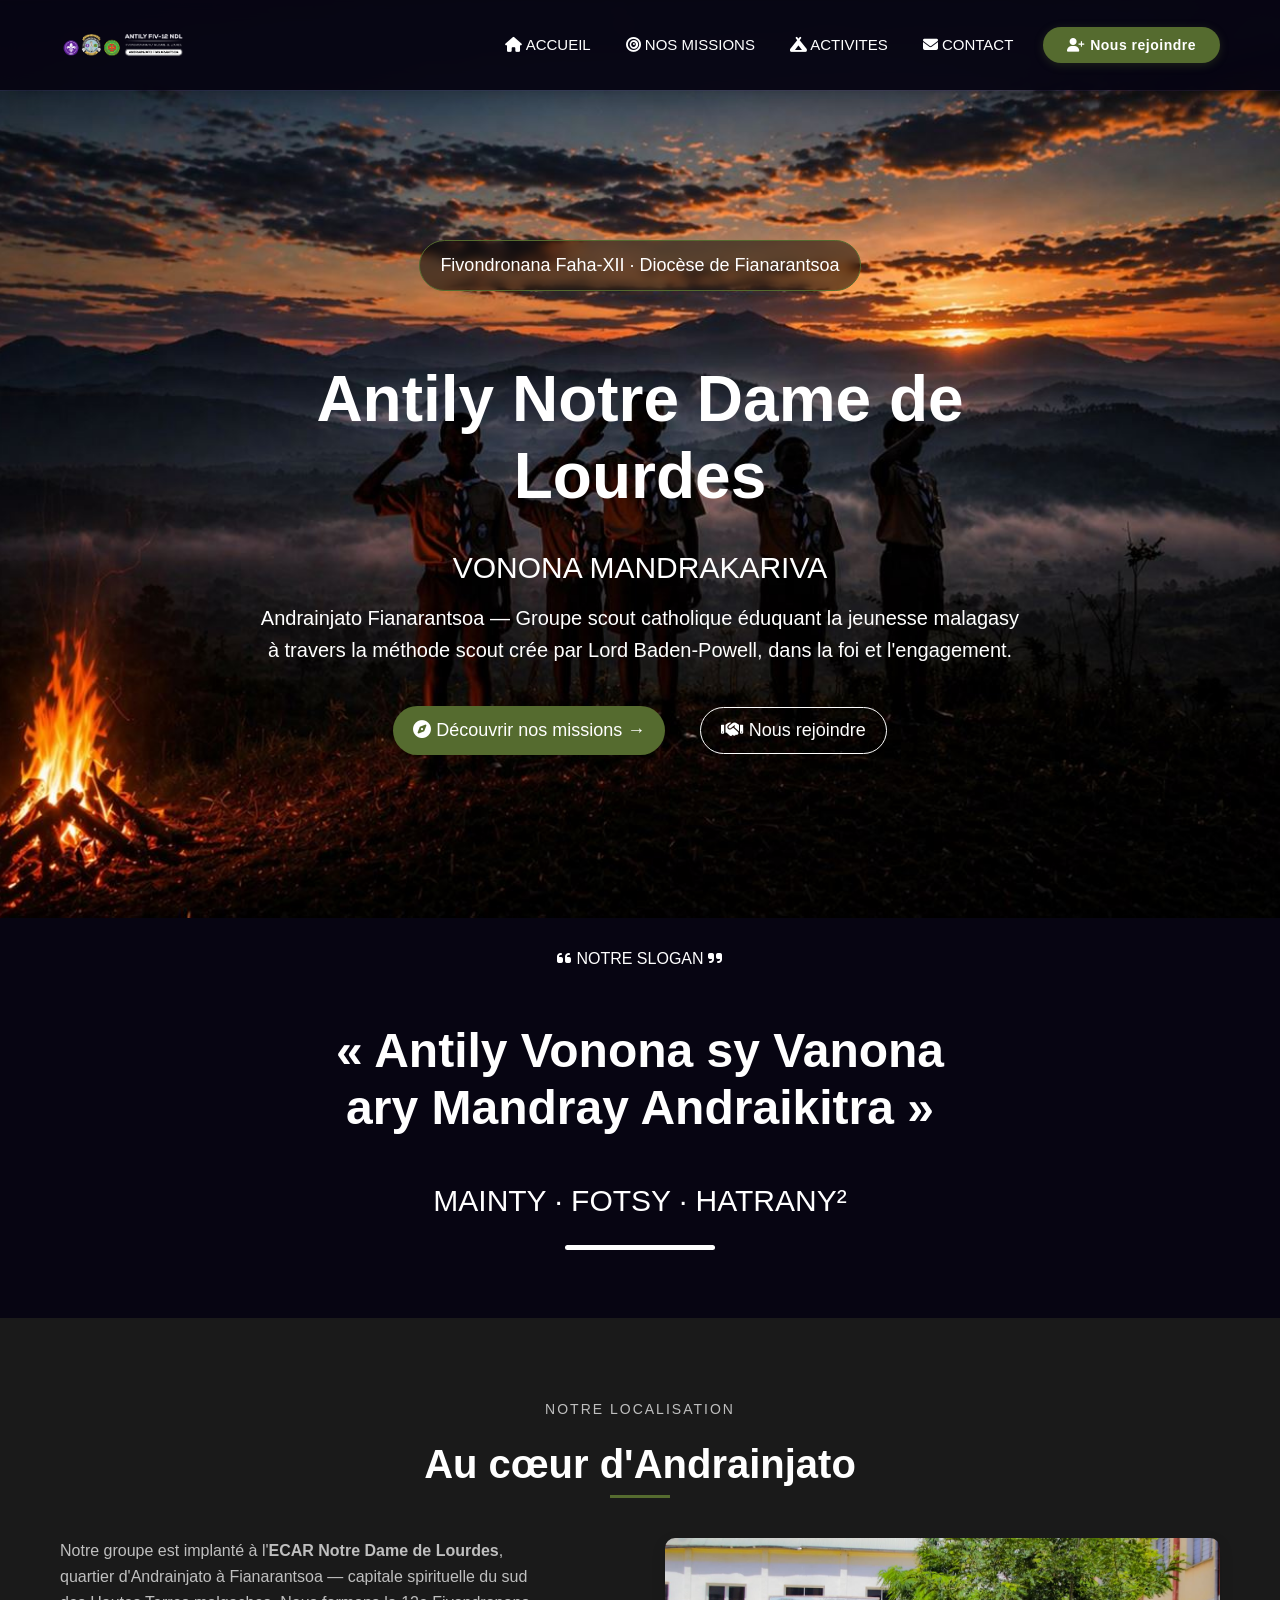
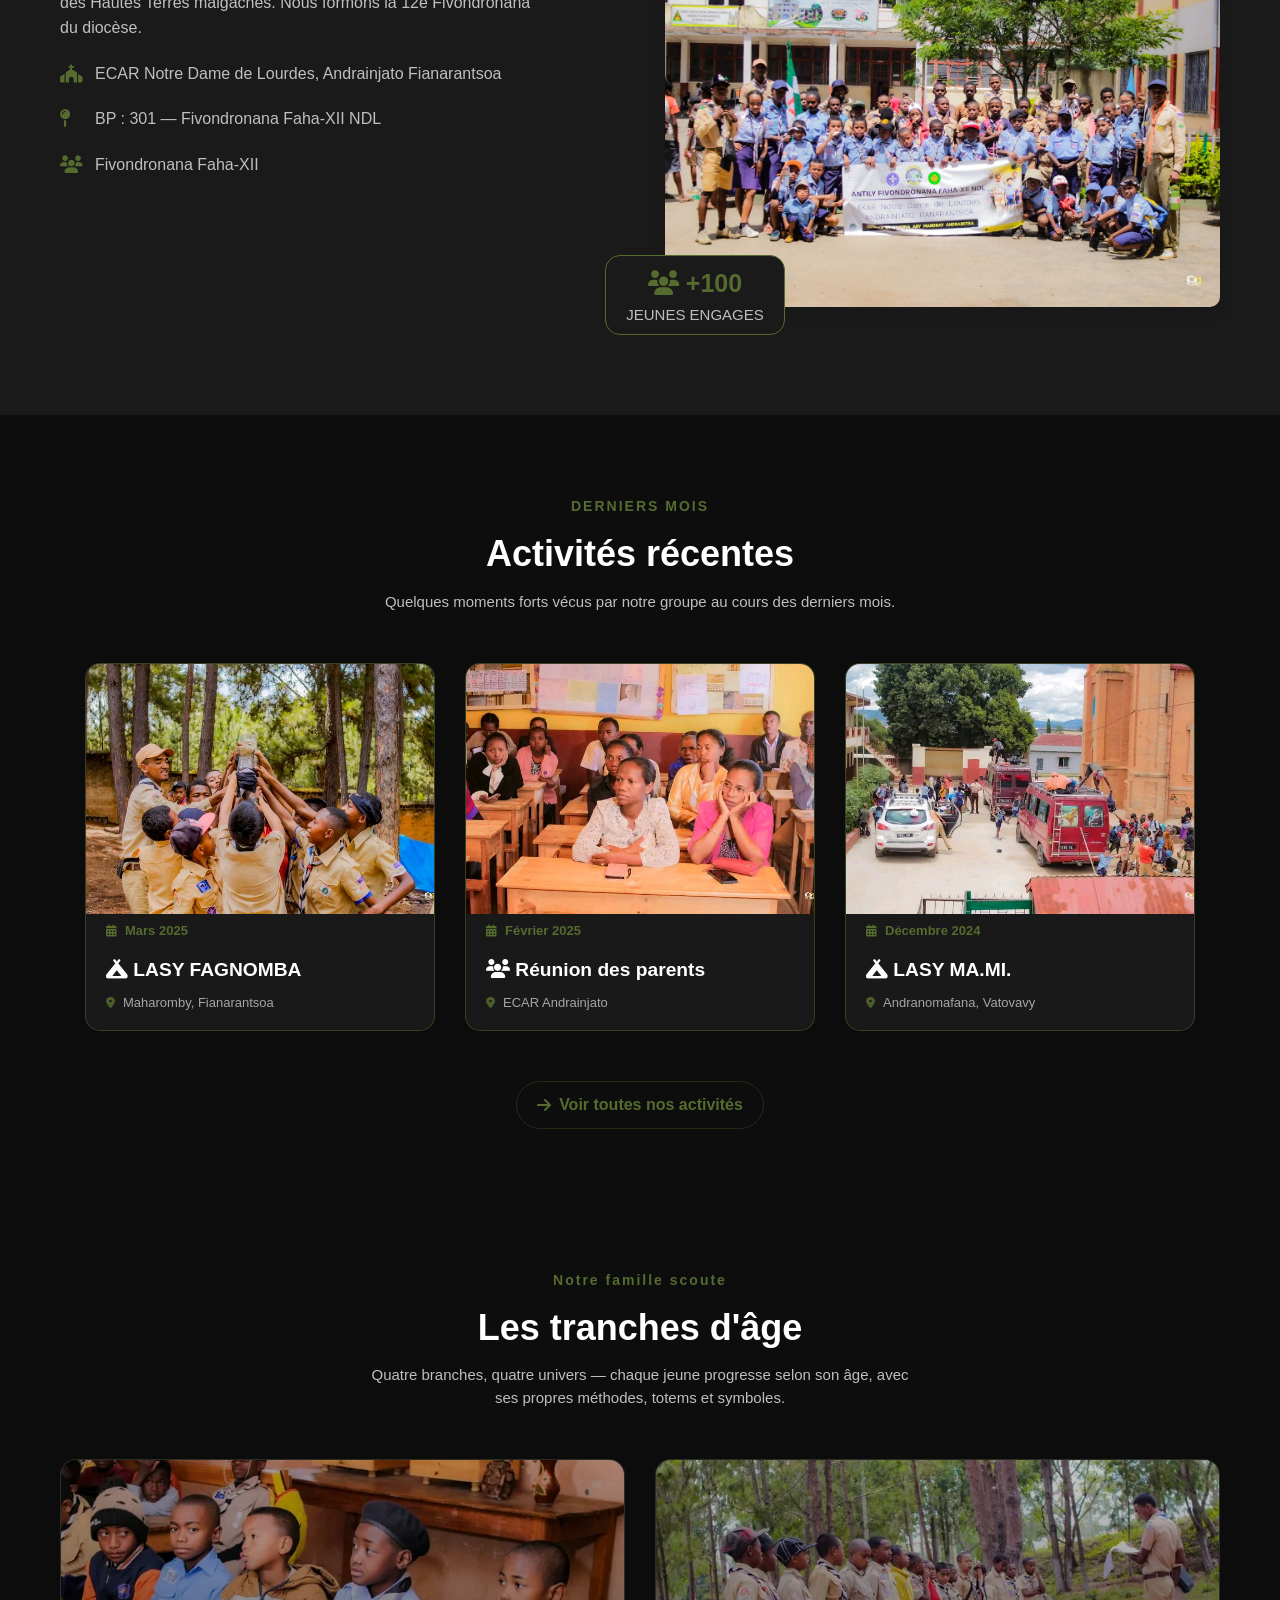
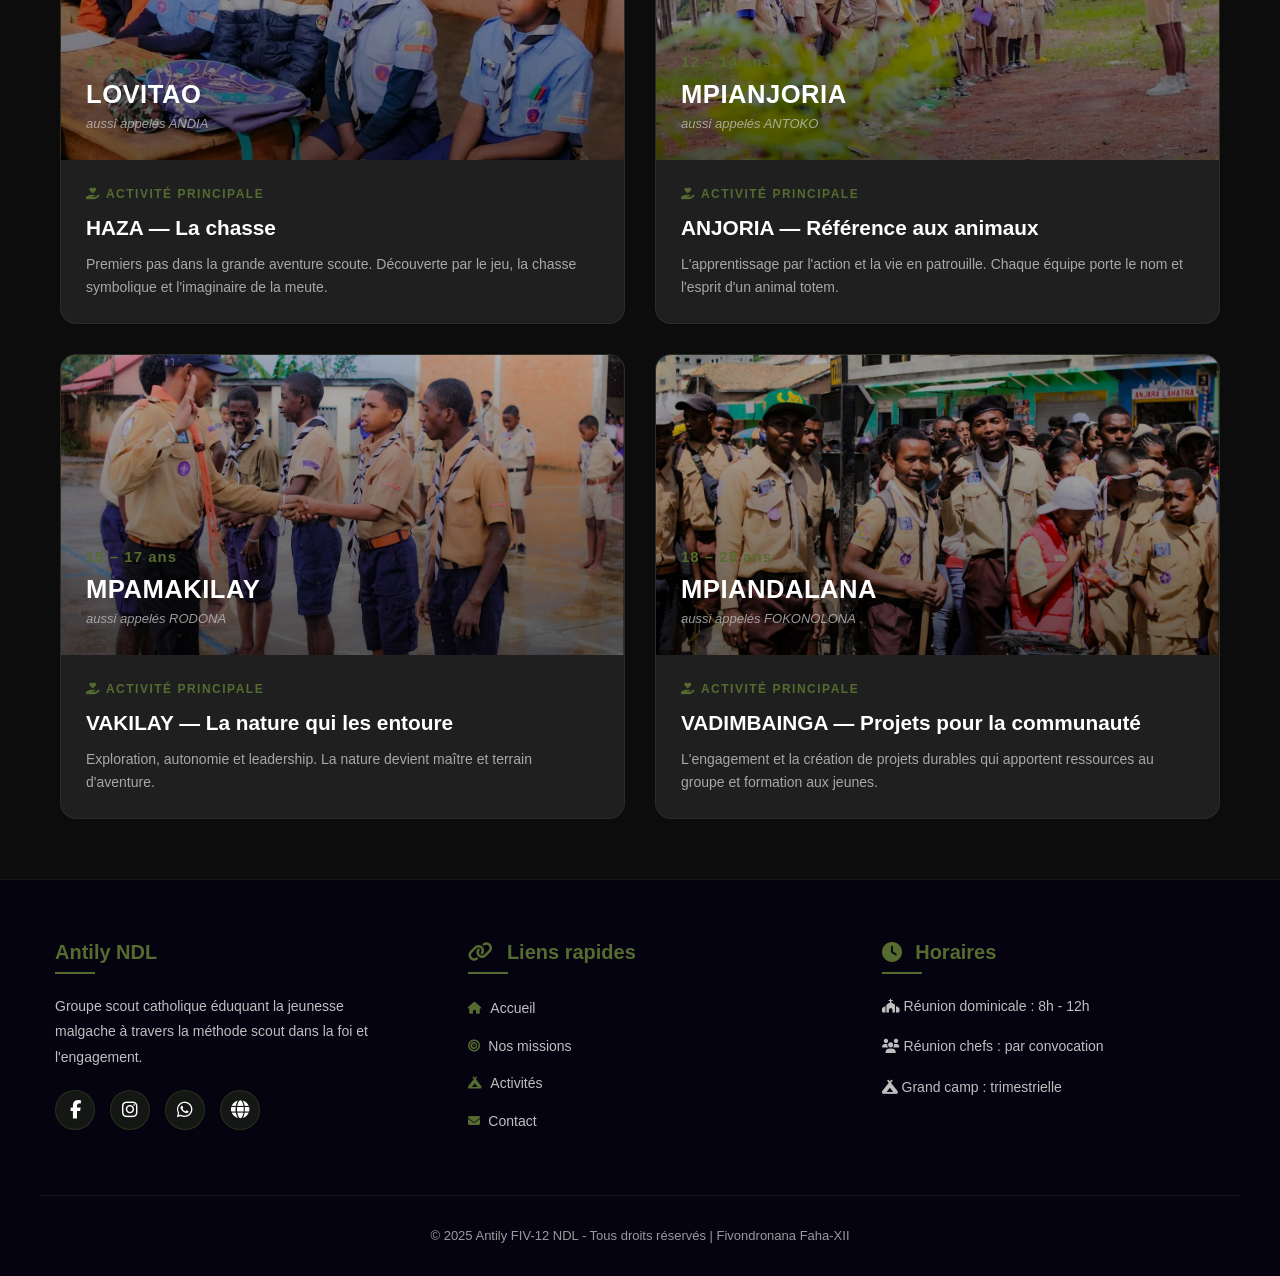
<file: index.html>
<!DOCTYPE html>
<html lang="fr">
<head>
    <meta charset="UTF-8">
    <meta http-equiv="X-UA-Compatible" content="IE=edge">
    <meta name="viewport" content="width=device-width, initial-scale=1.0">
    <link rel="stylesheet" href="cssstylevf.css">
    <link rel="stylesheet" href="https://cdnjs.cloudflare.com/ajax/libs/font-awesome/6.5.1/css/all.min.css">
    <title>Antily FIV-12 NDL - Groupe Scout Catholique</title>
</head>
<body>
    <header>
        <div class="container">
            <a href="#" class="logo">
                <img src="images/logoantilyndl.png" alt="Logo Antily NDL">
            </a>
            <nav id="main-nav">
                <ul>
                    <li><a href="index.html"><i class="fas fa-home"></i> ACCUEIL</a></li>
                    <li><a href="indexmissions.html"><i class="fas fa-bullseye"></i> NOS MISSIONS</a></li>
                    <li><a href="indexactivites.html"><i class="fas fa-campground"></i> ACTIVITES</a></li>
                    <li><a href="indexcontact.html"><i class="fas fa-envelope"></i> CONTACT</a></li>
                </ul> 
                <a href="indexrejoindre.html"><button class="btn-contact"><i class="fas fa-user-plus"></i> Nous rejoindre</button></a>
            </nav>
            <button class="menu-toggle" aria-label="Menu mobile">
                <i class="fas fa-bars"></i>
            </button>
        </div>
    </header>

    <section id="accueil" class="hero">
        <div class="hero-content">
            <p class="haut-accueil"> Fivondronana Faha-XII · Diocèse de Fianarantsoa</p>
            <h1>Antily Notre Dame de Lourdes</h1>
            <p class="soustitre"></i> VONONA MANDRAKARIVA</p>
            <p class="petitsubtitle"></i> Andrainjato Fianarantsoa — Groupe scout catholique éduquant la jeunesse malagasy à travers la méthode scout crée par Lord Baden-Powell, dans la foi et l'engagement.</p>
            <a href="indexmissions.html" class="btn-primary" id="primaire"><i class="fas fa-compass"></i> Découvrir nos missions →</a>
            <a href="indexrejoindre.html" class="btn-secondary" id="secondaire"><i class="fas fa-handshake"></i> Nous rejoindre</a>
        </div>
    </section>

    <section class="hero1">
        <div class="hero-slogant">
            <p class="intro-slogant"><i class="fas fa-quote-left"></i> NOTRE SLOGAN <i class="fas fa-quote-right"></i></p>
            <h1 class="slogant">« Antily Vonona sy Vanona <br> ary Mandray Andraikitra »</h1>
            <p class="slogant-couleur"> MAINTY · FOTSY · HATRANY² </p>
            <div class="slogant-diviseur"></div>
        </div>
    </section>

    <section id="apropos" class="about-section">
        <div style="text-align: center;">
            <p class="haut-localisation"> NOTRE LOCALISATION</p>
            <h2 class="titre_localisation"> Au cœur d'Andrainjato</h2>
        </div>
        <div class="container2">
            <div class="about-content">
                <p> Notre groupe est implanté à l'<b>ECAR Notre Dame de Lourdes</b>, <br> quartier d'Andrainjato à Fianarantsoa — capitale 
                    spirituelle du sud <br> des Hautes Terres malgaches. Nous formons la 12e Fivondronana <br> du diocèse.
                </p>
                <p class="lieu"><i class="fas fa-church"></i> ECAR Notre Dame de Lourdes, Andrainjato Fianarantsoa</p>
                <p class="lieu"><i class="fas fa-map-pin"></i> BP : 301 — Fivondronana Faha-XII NDL</p>
                <p class="lieu"><i class="fas fa-users"></i> Fivondronana Faha-XII</p>
            </div>
            <div class="about-image">
                <img src="images/photodegroupe.JPG" alt="Photo de groupe Antily NDL">
                <div class="nombre">
                    <p class="textenombre"><b style="font-size: 25px; color: #556b2f;"><i class="fas fa-users"></i> +100</b> <br>JEUNES ENGAGES</p>
                </div>
            </div>
        </div>
    </section>  

    <section class="activite">
        <p class="haut-activite-recent"> DERNIERS MOIS</p>
        <h1 class="titre-activite-recent"> Activités récentes</h1>
        <p class="sous-activite-recent"> Quelques moments forts vécus par notre groupe au cours des derniers mois.</p>
    
        <div class="activite-recent-grid">
            <!-- Carte 1 -->
            <div class="activite-recent-card1">
                <img src="images/lasyfagnomba1.jpg" alt="Lasy Fagnomba" class="imageactivite">
                <p class="date-activite"><i class="fas fa-calendar-alt"></i> Mars 2025</p>
                <h3><i class="fas fa-campground"></i> LASY FAGNOMBA</h3>
                <p class="lieu-activite"><i class="fas fa-map-marker-alt"></i> Maharomby, Fianarantsoa</p>
            </div>
    
            <!-- Carte 2 -->
            <div class="activite-recent-card2">
                <img src="images/fivoriana.jpg" alt="Réunion des parents" class="imageactivite">
                <p class="date-activite"><i class="fas fa-calendar-alt"></i> Février 2025</p>
                <h3><i class="fas fa-users"></i> Réunion des parents</h3>
                <p class="lieu-activite"><i class="fas fa-map-marker-alt"></i> ECAR Andrainjato</p>
            </div>
    
            <!-- Carte 3 -->
            <div class="activite-recent-card3">
                <img src="images/lasymami2.jpg" alt="Lasy Mami" class="imageactivite">
                <p class="date-activite"><i class="fas fa-calendar-alt"></i> Décembre 2024</p>
                <h3><i class="fas fa-campground"></i> LASY MA.MI.</h3>
                <p class="lieu-activite"><i class="fas fa-map-marker-alt"></i> Andranomafana, Vatovavy</p>
            </div>
        </div>
        
        <p class="voiractivite"><a href="indexactivites.html"><i class="fas fa-arrow-right"></i> Voir toutes nos activités</a></p>
    </section>

    <section class="tranches-age">
        <p class="haut-tranches-age"> Notre famille scoute</p>
        <h1 class="titre-tranches-age">Les tranches d'âge</h1>
        <p class="sous-tranches-age"> Quatre branches, quatre univers — chaque jeune progresse selon son âge, avec ses propres méthodes, totems et symboles.</p>
    
        <div class="tranches-age-grid">
            <!-- Carte 1 - HAZA / Lovitao -->
            <div class="tranches-age-card">
                <div class="tranches-age-image-container">
                    <img src="images/tenalovitao.jpg" alt="Lovitao - Haza" class="imagetranche">
                    <div class="image-overlay-content">
                        <p class="age-indicatif"> 8 – 11 ans</p>
                        <h3>LOVITAO</h3>
                        <p class="autre-nom">aussi appelés ANDIA</p>
                    </div>
                </div>
                <div class="card-text-content">
                    <p class="activite-principale"><i class="fas fa-hand-holding-heart"></i> ACTIVITÉ PRINCIPALE</p>
                    <h3>HAZA — La chasse</h3>
                    <p class="description">Premiers pas dans la grande aventure scoute. Découverte par le jeu, la chasse symbolique et l'imaginaire de la meute.</p>
                </div>
            </div>
    
            <!-- Carte 2 - ANJORIA / Mpianjoria -->
            <div class="tranches-age-card">
                <div class="tranches-age-image-container">
                    <img src="images/tenampianjoria.jpg" alt="Mpianjoria - Anjoria" class="imagetranche">
                    <div class="image-overlay-content">
                        <p class="age-indicatif"> 12 – 14 ans</p>
                        <h3>MPIANJORIA</h3>
                        <p class="autre-nom">aussi appelés ANTOKO</p>
                    </div>
                </div>
                <div class="card-text-content">
                    <p class="activite-principale"><i class="fas fa-hand-holding-heart"></i></i> ACTIVITÉ PRINCIPALE</p>
                    <h3>ANJORIA — Référence aux animaux</h3>
                    <p class="description">L'apprentissage par l'action et la vie en patrouille. Chaque équipe porte le nom et l'esprit d'un animal totem.</p>
                </div>
            </div>
    
            <!-- Carte 3 - VAKILAY / Mpamakilay -->
            <div class="tranches-age-card">
                <div class="tranches-age-image-container">
                    <img src="images/mpamakilay.JPG" alt="Mpamakilay - Vakilay" class="imagetranche">
                    <div class="image-overlay-content">
                        <p class="age-indicatif"> 15 – 17 ans</p>
                        <h3>MPAMAKILAY</h3>
                        <p class="autre-nom">aussi appelés RODONA</p>
                    </div>
                </div>
                <div class="card-text-content">
                    <p class="activite-principale"><i class="fas fa-hand-holding-heart"></i> ACTIVITÉ PRINCIPALE</p>
                    <h3>VAKILAY — La nature qui les entoure</h3>
                    <p class="description">Exploration, autonomie et leadership. La nature devient maître et terrain d'aventure.</p>
                </div>
            </div>
    
            <!-- Carte 4 - VADIMBAINGA / Mpiandalana -->
            <div class="tranches-age-card">
                <div class="tranches-age-image-container">
                    <img src="images/mpiandalana.JPG" alt="Mpiandalana - Vadimbainga" class="imagetranche">
                    <div class="image-overlay-content">
                        <p class="age-indicatif"> 18 – 25 ans</p>
                        <h3>MPIANDALANA</h3>
                        <p class="autre-nom">aussi appelés FOKONOLONA</p>
                    </div>
                </div>
                <div class="card-text-content">
                    <p class="activite-principale"><i class="fas fa-hand-holding-heart"></i> ACTIVITÉ PRINCIPALE</p>
                    <h3>VADIMBAINGA — Projets pour la communauté</h3>
                    <p class="description">L'engagement et la création de projets durables qui apportent ressources au groupe et formation aux jeunes.</p>
                </div>
            </div>
        </div>
    </section>

    <footer>
        <div class="footer-content">
            <div class="footer-section">
                <h3>Antily NDL</h3>
                <p>Groupe scout catholique éduquant la jeunesse malgache à travers la méthode scout dans la foi et l'engagement.</p>
                <div class="social-links">
                    <a href="https://www.facebook.com/profile.php?id=61566334165376" target="_blank" rel="noopener noreferrer"><i class="fab fa-facebook-f"></i></a>
                    <a href="https://instagram.com/ton-compte" target="_blank" rel="noopener noreferrer"><i class="fab fa-instagram"></i></a>
                    <a href="https://wa.me/261331233800" target="_blank" rel="noopener noreferrer"><i class="fab fa-whatsapp"></i></a>
                    <a href="https://antilyndlandrainjato.github.io/antilyndlandrainjato/" target="_blank" rel="noopener noreferrer"><i class="fas fa-globe"></i></a>
                </div>
            </div>
            <div class="footer-section">
                <h3><i class="fas fa-link"></i> Liens rapides</h3>
                <ul>
                    <li><a href="index.html"><i class="fas fa-home"></i> Accueil</a></li>
                    <li><a href="indexmissions.html"><i class="fas fa-bullseye"></i> Nos missions</a></li>
                    <li><a href="indexactivites.html"><i class="fas fa-campground"></i> Activités</a></li>
                    <li><a href="indexcontact.html"><i class="fas fa-envelope"></i> Contact</a></li>
                </ul>
            </div>
            <div class="footer-section">
                <h3><i class="fas fa-clock"></i> Horaires</h3>
                <p><i class="fas fa-church"></i> Réunion dominicale : 8h - 12h</p>
                <p><i class="fas fa-users"></i> Réunion chefs : par convocation</p>
                <p><i class="fas fa-campground"></i> Grand camp : trimestrielle</p>
            </div>
        </div>
        <div class="footer-bottom">
            <p>&copy; 2025 Antily FIV-12 NDL - Tous droits réservés |  Fivondronana Faha-XII</p>
        </div>
    </footer>


    <script src="script.js"></script>
</body>
</html>
</file>
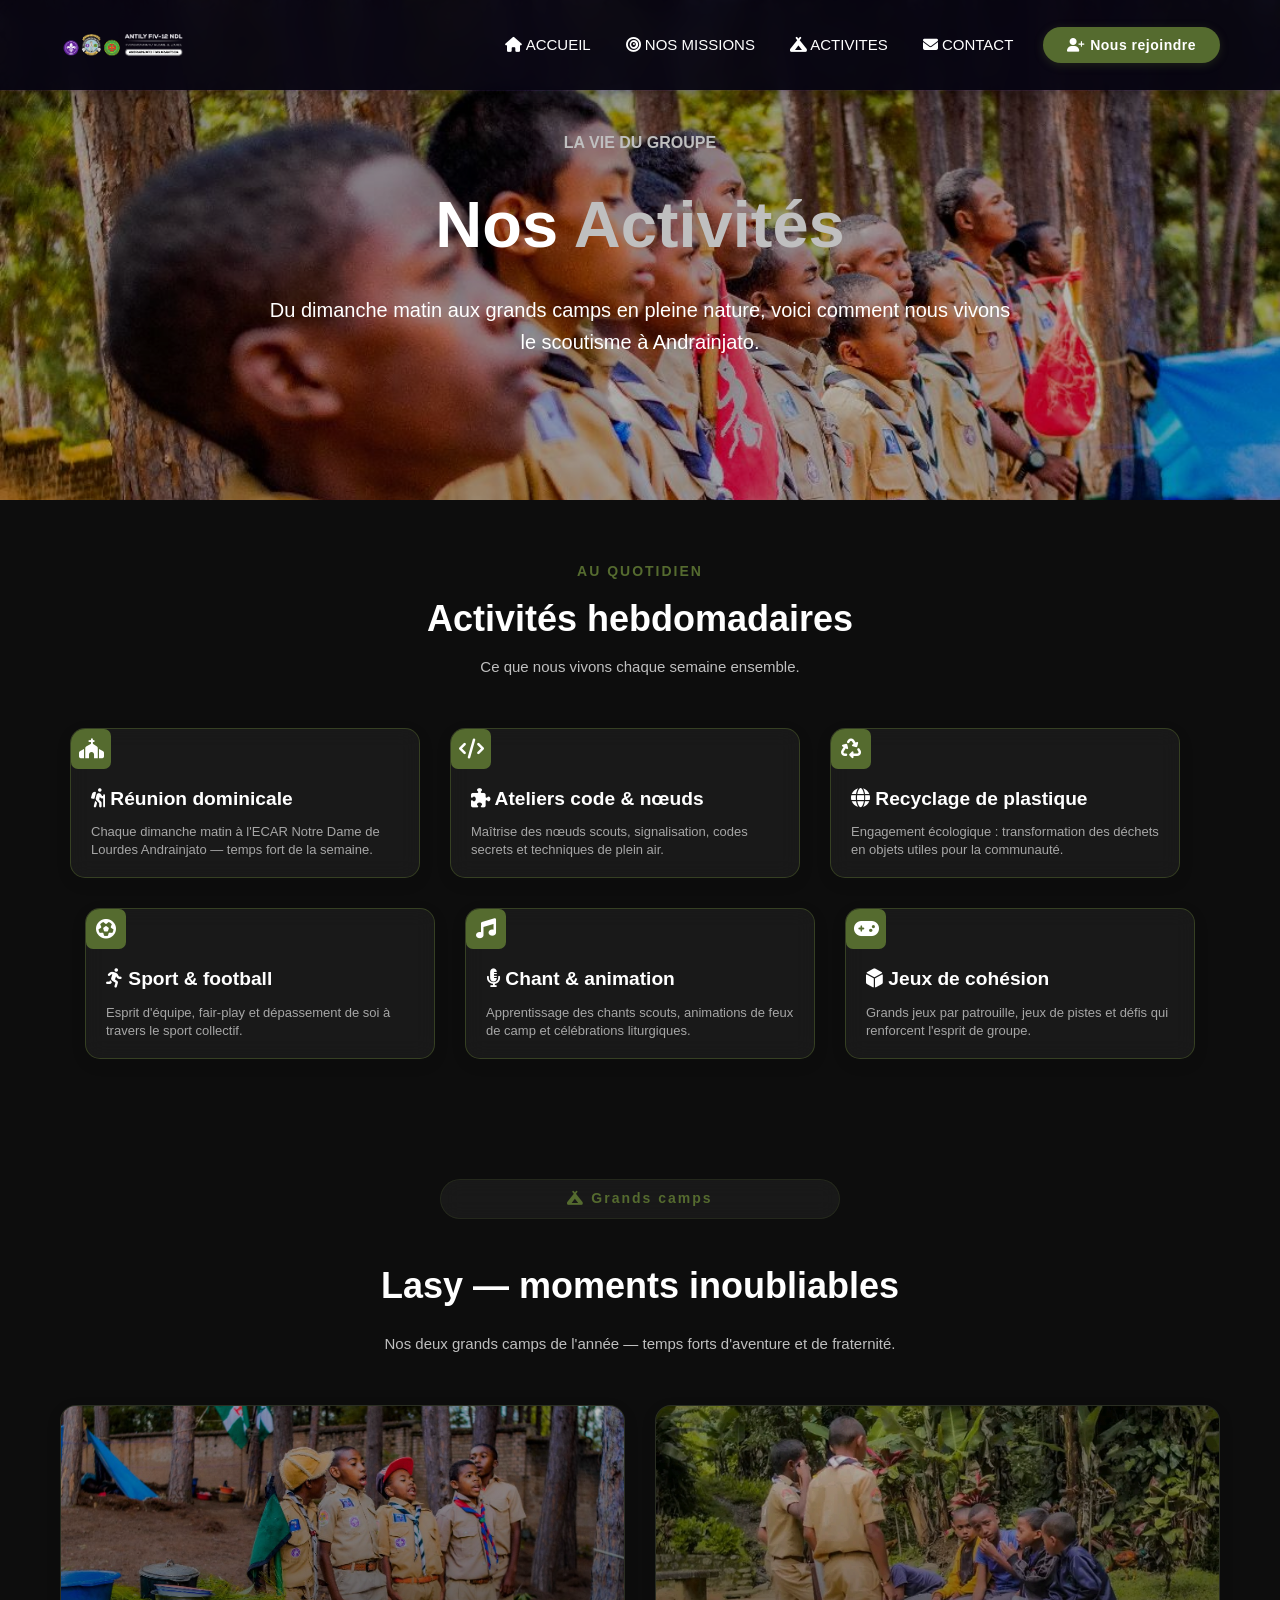
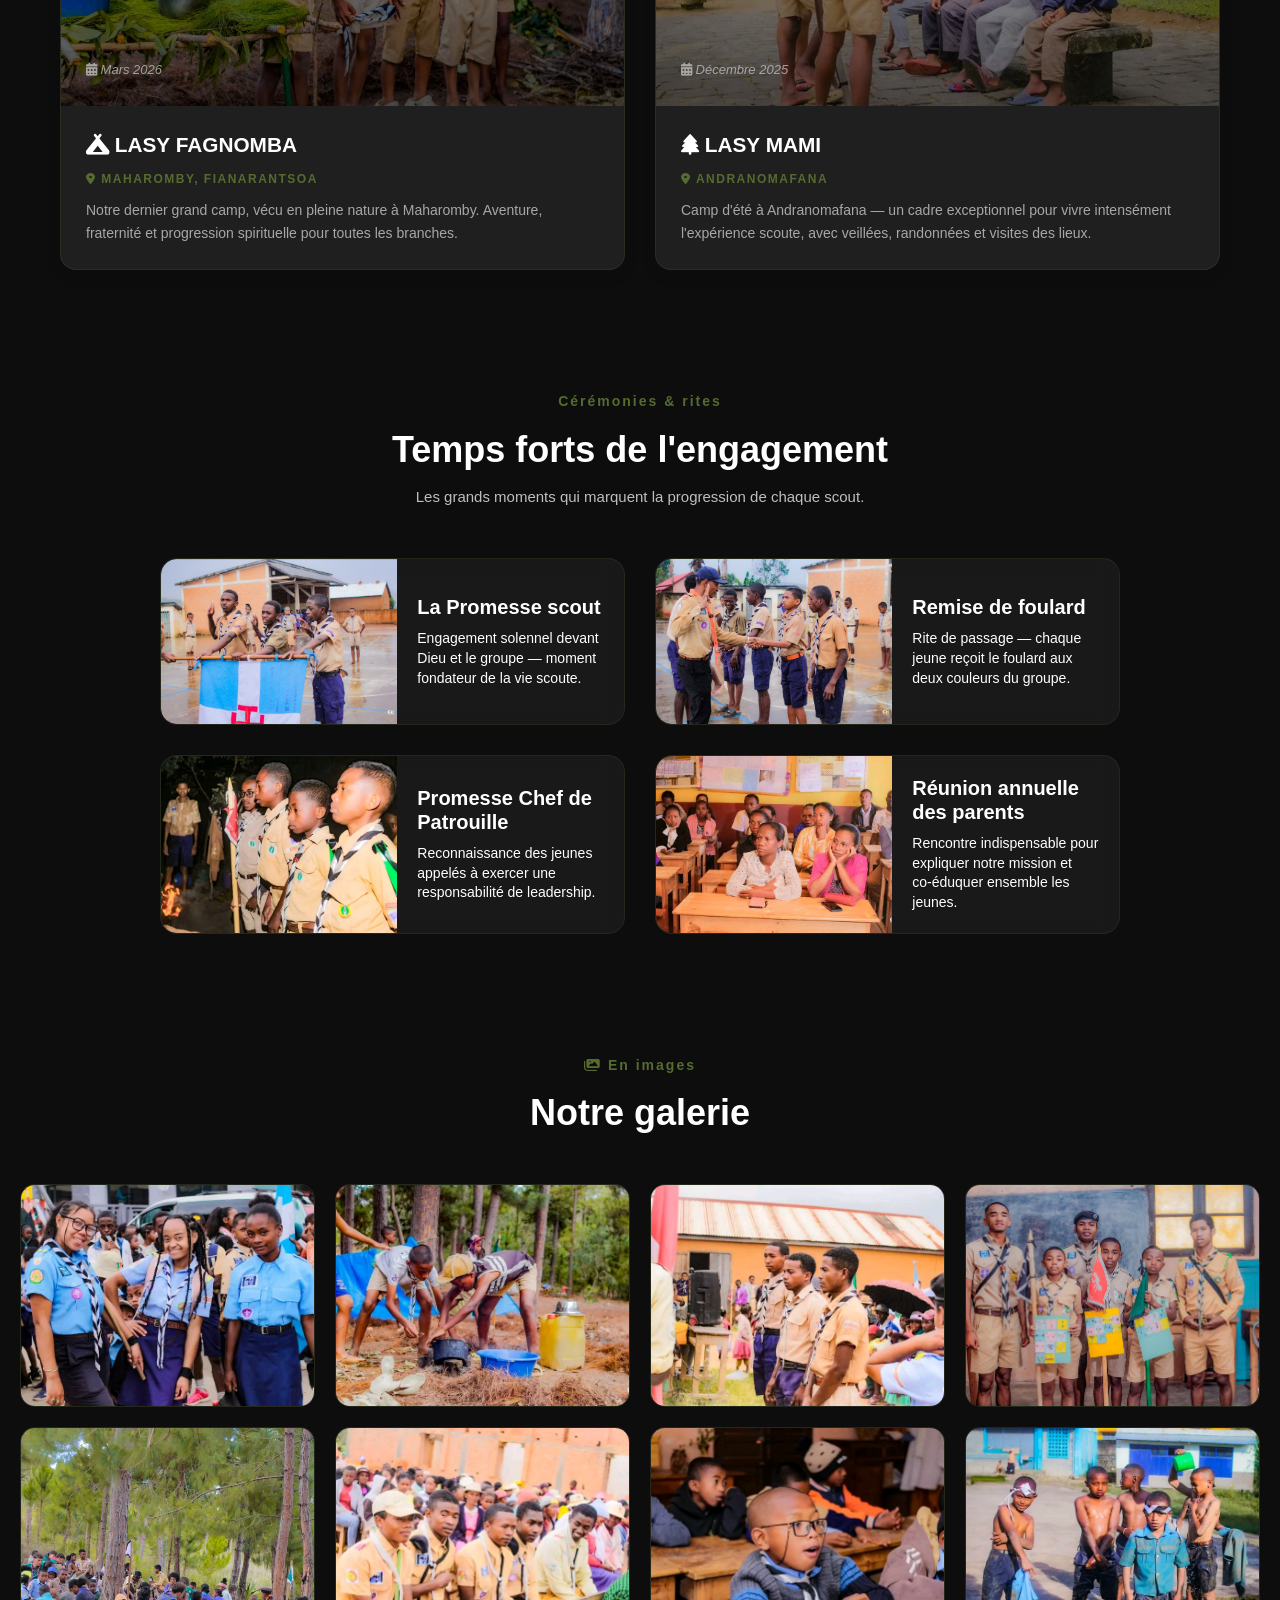
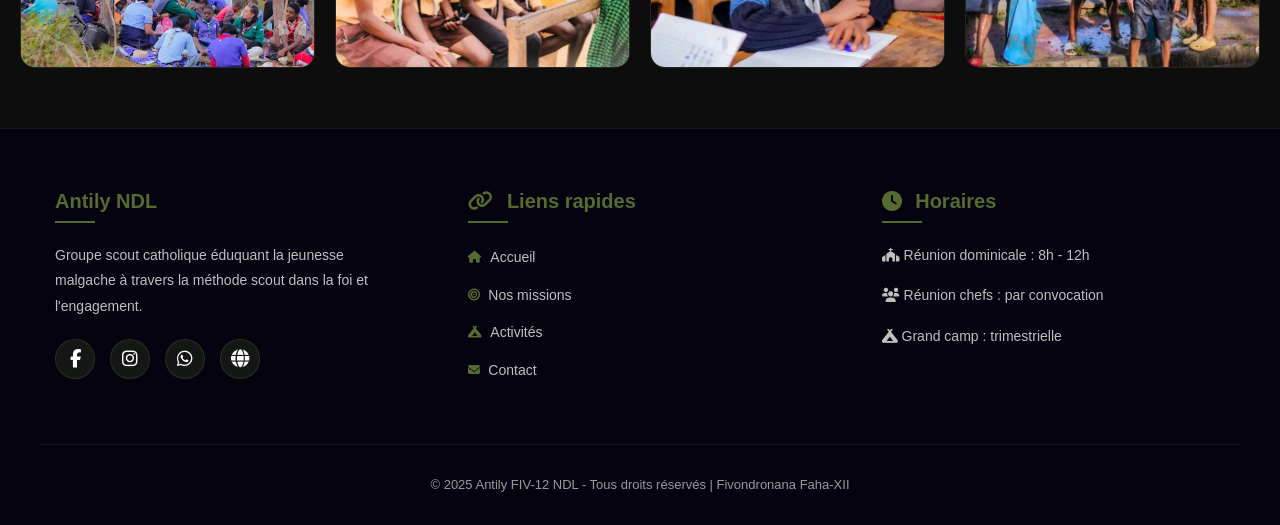
<file: indexactivites.html>
<!DOCTYPE html>
<html lang="fr">
<head>
    <meta charset="UTF-8">
    <meta http-equiv="X-UA-Compatible" content="IE=edge">
    <meta name="viewport" content="width=device-width, initial-scale=1.0">
    <link rel="stylesheet" href="cssstylevf.css">
    <link rel="stylesheet" href="https://cdnjs.cloudflare.com/ajax/libs/font-awesome/6.5.1/css/all.min.css">
    <title>Nos activites</title>
</head>
<body>
    <header>
        <div class="container">
            <a href="#" class="logo">
                <img src="images/logoantilyndl.png" alt="Logo Antily NDL">
            </a>
            <nav id="main-nav">
                <ul>
                    <li><a href="index.html"><i class="fas fa-home"></i> ACCUEIL</a></li>
                    <li><a href="indexmissions.html"><i class="fas fa-bullseye"></i> NOS MISSIONS</a></li>
                    <li><a href="indexactivites.html"><i class="fas fa-campground"></i> ACTIVITES</a></li>
                    <li><a href="indexcontact.html"><i class="fas fa-envelope"></i> CONTACT</a></li>
                </ul> 
                <a href="indexrejoindre.html"><button class="btn-contact"><i class="fas fa-user-plus"></i> Nous rejoindre</button></a>
            </nav>
            <button class="menu-toggle" aria-label="Menu mobile">
                <i class="fas fa-bars"></i>
            </button>
        </div>
    </header>
    <section id="activites">
        <div class="nosactivites">
            <div class="missions-content">
                <p class="haut-mission"><b> LA VIE DU GROUPE</b></p>
                <h1 class="titreactivite">Nos <b style="color: #bfbfbf;"> Activités</b></h1>
                <p class="soustitre1"> Du dimanche matin aux grands camps en pleine nature, voici comment nous vivons le scoutisme à Andrainjato.</p>
            </div>
            <div class="couleurfond"></div>
        </div>

        <section class="tranches-age">
            <p class="haut-tranches-age"> AU QUOTIDIEN</p>
            <h1 class="titre-tranches-age"> Activités hebdomadaires</h1>
            <p class="sous-tranches-age"> Ce que nous vivons chaque semaine ensemble.</p>
        
            <div class="activite-recent-grid">
                <!-- Carte 1 -->
                <div class="activite-recent-card1">
                    <div class="petitlogo1"><i class="fas fa-church"></i></div>
                    <h3><i class="fas fa-hiking"></i> Réunion dominicale</h3>
                    <p class="lieu-activite">Chaque dimanche matin à l'ECAR Notre Dame de Lourdes Andrainjato — temps fort de la semaine.</p>
                </div>
        
                <!-- Carte 2 -->
                <div class="activite-recent-card2">
                    <div class="petitlogo1"><i class="fas fa-code"></i></div>
                    <h3><i class="fas fa-puzzle-piece"></i> Ateliers code & nœuds</h3>
                    <p class="lieu-activite">Maîtrise des nœuds scouts, signalisation, codes secrets et techniques de plein air.</p>
                </div>
        
                <!-- Carte 3 -->
                <div class="activite-recent-card3">
                    <div class="petitlogo1"><i class="fas fa-recycle"></i></div>
                    <h3><i class="fas fa-globe"></i> Recyclage de plastique</h3>
                    <p class="lieu-activite">Engagement écologique : transformation des déchets en objets utiles pour la communauté.</p>
                </div>
<br>
                <!-- Carte 4 -->
                <div class="activite-recent-card1">
                    <div class="petitlogo1"><i class="fas fa-futbol"></i></div>
                    <h3><i class="fas fa-running"></i> Sport & football</h3>
                    <p class="lieu-activite">Esprit d'équipe, fair-play et dépassement de soi à travers le sport collectif.</p>
                </div>
        
                <!-- Carte 5 -->
                <div class="activite-recent-card2">
                    <div class="petitlogo1"><i class="fas fa-music"></i></div>
                    <h3><i class="fas fa-microphone-alt"></i> Chant & animation</h3>
                    <p class="lieu-activite">Apprentissage des chants scouts, animations de feux de camp et célébrations liturgiques.</p>
                </div>
        
                <!-- Carte 6 -->
                <div class="activite-recent-card3">
                    <div class="petitlogo1"><i class="fas fa-gamepad"></i></div>
                    <h3><i class="fas fa-dice-d6"></i> Jeux de cohésion</h3>
                    <p class="lieu-activite">Grands jeux par patrouille, jeux de pistes et défis qui renforcent l'esprit de groupe.</p>
                </div>
            </div>
        </section>

        <section class="hero3">
            <div class="nosactivitetitre">
                <p class="haut-dimenionspirituelle"><i class="fas fa-campground"></i> Grands camps</p> <br>
                <h1 class="titre-dimenionspirituelle"> Lasy — moments inoubliables</h1><br>
                <p class="sous-dimenionspirituelle"> Nos deux grands camps de l'année — temps forts d'aventure et de fraternité.</p>
            </div>
        
            <div class="tranches-age-grid">
                <!-- Carte 1 -->
                <div class="tranches-age-card">
                    <div class="tranches-age-image-container">
                        <img src="images/lasyfagnomba.JPG" alt="lasyfagnomba" class="imagetranche">
                        <div class="image-overlay-content">
                            <p class="autre-nom"><i class="fas fa-calendar-alt"></i> Mars 2026</p>
                        </div>
                    </div>
                    <div class="card-text-content">
                        <h3><i class="fas fa-campground"></i> LASY FAGNOMBA</h3>
                        <p class="activite-principale"><i class="fas fa-map-marker-alt"></i> Maharomby, Fianarantsoa</p>
                        <p class="description">Notre dernier grand camp, vécu en pleine nature à Maharomby. Aventure, fraternité et progression spirituelle pour toutes les branches.</p>
                    </div>
                </div>
        
                <!-- Carte 2 -->
                <div class="tranches-age-card">
                    <div class="tranches-age-image-container">
                        <img src="images/lasymami.jpg" alt="lasymami - Anjoria" class="imagetranche">
                        <div class="image-overlay-content">
                            <p class="autre-nom"><i class="fas fa-calendar-alt"></i> Décembre 2025</p>
                        </div>
                    </div>
                    <div class="card-text-content">
                        <h3><i class="fas fa-tree"></i> LASY MAMI</h3>
                        <p class="activite-principale"><i class="fas fa-map-marker-alt"></i> Andranomafana</p>
                        <p class="description">Camp d'été à Andranomafana — un cadre exceptionnel pour vivre intensément l'expérience scoute, avec veillées, randonnées et visites des lieux.</p>
                    </div>
                </div>        
            </div>
        </section>

        <section class="tranches-age">
            <div>
                <p class="haut-tranches-age"> Cérémonies & rites</p>
                <h1 class="titre-tranches-age"> Temps forts de l'engagement</h1>
                <p class="sous-tranches-age"> Les grands moments qui marquent la progression de chaque scout.</p>
            </div>
            <div class="grid-card-rites">    
                <div class="bloc">
                    <div class="contour">
                        <img src="images/famehezatena.JPG" alt="" class="saryrite">
                    </div>
                    <div class="soratradroite">
                        <h3 class="titre-soratradroite"> La Promesse scout</h3>
                        <p class="sous-soratradroite">Engagement solennel devant Dieu et le groupe — moment fondateur de la vie scoute.</p>
                    </div>
                </div>
                <div class="bloc">
                    <div class="contour">
                        <img src="images/mpamakilay.JPG" alt="" class="saryrite">
                    </div>
                    <div class="soratradroite">
                        <h3 class="titre-soratradroite"> Remise de foulard</h3>
                        <p class="sous-soratradroite">Rite de passage — chaque jeune reçoit le foulard aux deux couleurs du groupe.</p>
                    </div>
                </div>
                <div class="bloc">
                    <div class="contour">
                        <img src="images/scalp.jpg" alt="" class="saryrite">
                    </div>
                    <div class="soratradroite">
                        <h3 class="titre-soratradroite"> Promesse Chef de Patrouille</h3>
                        <p class="sous-soratradroite">Reconnaissance des jeunes appelés à exercer une responsabilité de leadership.</p>
                    </div>
                </div>
                <div class="bloc">
                    <div class="contour">
                        <img src="images/fivoriana.jpg" alt="" class="saryrite">
                    </div>
                    <div class="soratradroite">
                        <h3 class="titre-soratradroite"> Réunion annuelle des parents</h3>
                        <p class="sous-soratradroite">Rencontre indispensable pour expliquer notre mission et co-éduquer ensemble les jeunes.</p>
                    </div>
                </div>
            </div>
        </section>

        <section class="tranches-age">
            <div>
                <p class="haut-tranches-age"><i class="fas fa-images"></i> En images</p>
                <h1 class="titre-tranches-age"> Notre galerie</h1>
            </div>
        
            <div class="galerierehetre">
                <div class="contoursary">
                    <img src="images/galerie1.jpg" alt="" class="saryrite">
                    <div class="galerie-overlay"><i class="fas fa-search-plus"></i></div>
                </div>
                <div class="contoursary">
                    <img src="images/galerie2.jpg" alt="" class="saryrite">
                    <div class="galerie-overlay"><i class="fas fa-search-plus"></i></div>
                </div>
                <div class="contoursary">
                    <img src="images/galerie3.jpg" alt="" class="saryrite">
                    <div class="galerie-overlay"><i class="fas fa-search-plus"></i></div>
                </div>
                <div class="contoursary">
                    <img src="images/galerie4.JPG" alt="" class="saryrite">
                    <div class="galerie-overlay"><i class="fas fa-search-plus"></i></div>
                </div>
                <div class="contoursary">
                    <img src="images/galerie5.JPG" alt="" class="saryrite">
                    <div class="galerie-overlay"><i class="fas fa-search-plus"></i></div>
                </div>
                <div class="contoursary">
                    <img src="images/galerie61.jpg" alt="" class="saryrite">
                    <div class="galerie-overlay"><i class="fas fa-search-plus"></i></div>
                </div>
                <div class="contoursary">
                    <img src="images/galerie7.jpg" alt="" class="saryrite">
                    <div class="galerie-overlay"><i class="fas fa-search-plus"></i></div>
                </div>
                <div class="contoursary">
                    <img src="images/galerie81.jpg" alt="" class="saryrite">
                    <div class="galerie-overlay"><i class="fas fa-search-plus"></i></div>
                </div>
            </div>
        </section>
    </section>




    <footer>
        <div class="footer-content">
            <div class="footer-section">
                <h3>Antily NDL</h3>
                <p>Groupe scout catholique éduquant la jeunesse malgache à travers la méthode scout dans la foi et l'engagement.</p>
                <div class="social-links">
                    <a href="https://www.facebook.com/profile.php?id=61566334165376" target="_blank" rel="noopener noreferrer"><i class="fab fa-facebook-f"></i></a>
                    <a href="https://instagram.com/ton-compte" target="_blank" rel="noopener noreferrer"><i class="fab fa-instagram"></i></a>
                    <a href="https://wa.me/261331233800" target="_blank" rel="noopener noreferrer"><i class="fab fa-whatsapp"></i></a>
                    <a href="https://antilyndlandrainjato.github.io/antilyndlandrainjato/" target="_blank" rel="noopener noreferrer"><i class="fas fa-globe"></i></a>
                </div>
            </div>
            <div class="footer-section">
                <h3><i class="fas fa-link"></i> Liens rapides</h3>
                <ul>
                    <li><a href="index.html"><i class="fas fa-home"></i> Accueil</a></li>
                    <li><a href="indexmissions.html"><i class="fas fa-bullseye"></i> Nos missions</a></li>
                    <li><a href="indexactivites.html"><i class="fas fa-campground"></i> Activités</a></li>
                    <li><a href="indexcontact.html"><i class="fas fa-envelope"></i> Contact</a></li>
                </ul>
            </div>
            <div class="footer-section">
                <h3><i class="fas fa-clock"></i> Horaires</h3>
                <p><i class="fas fa-church"></i> Réunion dominicale : 8h - 12h</p>
                <p><i class="fas fa-users"></i> Réunion chefs : par convocation</p>
                <p><i class="fas fa-campground"></i> Grand camp : trimestrielle</p>
            </div>
        </div>
        <div class="footer-bottom">
            <p>&copy; 2025 Antily FIV-12 NDL - Tous droits réservés |  Fivondronana Faha-XII</p>
        </div>
    </footer>


    <script src="script.js"></script>
</body>
</html>
</file>
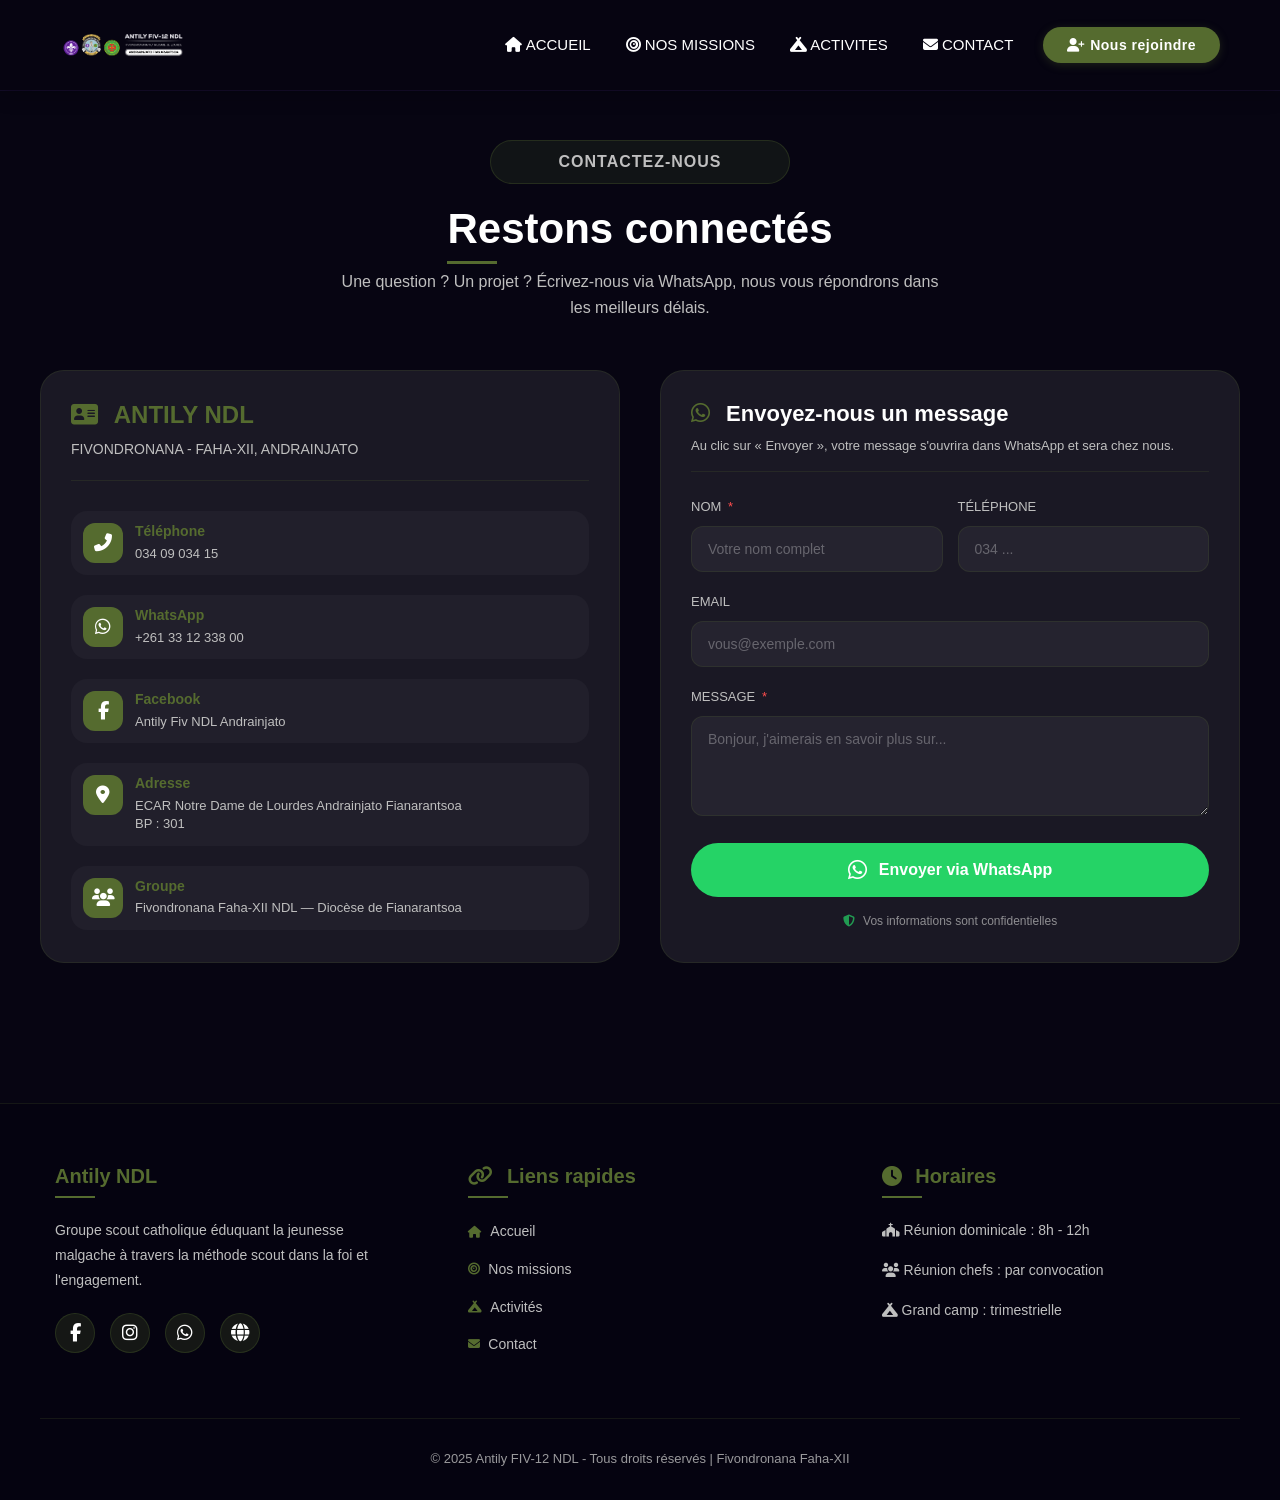
<file: indexcontact.html>
<!DOCTYPE html>
<html lang="fr">
<head>
    <meta charset="UTF-8">
    <meta http-equiv="X-UA-Compatible" content="IE=edge">
    <meta name="viewport" content="width=device-width, initial-scale=1.0">
    <link rel="stylesheet" href="cssstylevf.css">
    <link rel="stylesheet" href="https://cdnjs.cloudflare.com/ajax/libs/font-awesome/6.5.1/css/all.min.css">
    <title>Nos contact</title>
</head>
<body>
    <header>
        <div class="container">
            <a href="#" class="logo">
                <img src="images/logoantilyndl.png" alt="Logo Antily NDL">
            </a>
            <nav id="main-nav">
                <ul>
                    <li><a href="index.html"><i class="fas fa-home"></i> ACCUEIL</a></li>
                    <li><a href="indexmissions.html"><i class="fas fa-bullseye"></i> NOS MISSIONS</a></li>
                    <li><a href="indexactivites.html"><i class="fas fa-campground"></i> ACTIVITES</a></li>
                    <li><a href="indexcontact.html"><i class="fas fa-envelope"></i> CONTACT</a></li>
                </ul> 
                <a href="indexrejoindre.html"><button class="btn-contact"><i class="fas fa-user-plus"></i> Nous rejoindre</button></a>
            </nav>
            <button class="menu-toggle" aria-label="Menu mobile">
                <i class="fas fa-bars"></i>
            </button>
        </div>
    </header>
    <!-- SECTION CONTACT -->
<section id="contact" class="contact-section">
    <div class="contact-container">
        <!-- En-tête -->
        <div class="section-header">
            <div class="badge">
                 <p>CONTACTEZ-NOUS</p>
            </div> <br>
            <h2>Restons connectés</h2>
            <p>Une question ? Un projet ? Écrivez-nous via WhatsApp, nous vous répondrons dans les meilleurs délais.</p>
        </div>

        <div class="contact-grid">
            <!-- Colonne gauche - Informations -->
            <div class="info-card">
                <div class="info-header">
                    <h3><i class="fas fa-address-card"></i> ANTILY NDL</h3>
                    <p>FIVONDRONANA - FAHA-XII, ANDRAINJATO</p>
                </div>
                
                <div class="info-grid">
                    <!-- phone -->
                    <div class="info-item">
                        <div class="info-icon">
                            <i class="fas fa-phone-alt"></i>
                        </div>
                        <div class="info-content">
                            <h4>Téléphone</h4>
                            <p>034 09 034 15</p>
                        </div>
                    </div>

                    <!-- WhatsApp -->
                    <div class="info-item">
                        <div class="info-icon">
                            <i class="fab fa-whatsapp"></i>
                        </div>
                        <div class="info-content">
                            <h4>WhatsApp</h4>
                            <p>+261 33 12 338 00</p>
                        </div>
                    </div>
                    
                    <!-- Facebook -->
                    <div class="info-item">
                        <div class="info-icon">
                            <i class="fab fa-facebook-f"></i>
                        </div>
                        <div class="info-content">
                            <h4>Facebook</h4>
                            <p>Antily Fiv NDL Andrainjato</p>
                        </div>
                    </div>
                    
                    <!-- Adresse -->
                    <div class="info-item">
                        <div class="info-icon">
                            <i class="fas fa-map-marker-alt"></i>
                        </div>
                        <div class="info-content">
                            <h4>Adresse</h4>
                            <p>ECAR Notre Dame de Lourdes Andrainjato Fianarantsoa<br>BP : 301</p>
                        </div>
                    </div>
                    
                    <!-- Groupe -->
                    <div class="info-item">
                        <div class="info-icon">
                            <i class="fas fa-users"></i>
                        </div>
                        <div class="info-content">
                            <h4>Groupe</h4>
                            <p>Fivondronana Faha-XII NDL — Diocèse de Fianarantsoa</p>
                        </div>
                    </div>
                </div>
            </div>

            <!-- Colonne droite - Formulaire WhatsApp -->
            <div class="form-card">
                <div class="form-header">
                    <h3><i class="fab fa-whatsapp"></i> Envoyez-nous un message</h3>
                    <p>Au clic sur « Envoyer », votre message s'ouvrira dans WhatsApp et sera chez nous.</p>
                </div>

                <form id="whatsappForm">
                    <div class="form-row">
                        <div class="form-group">
                            <label>NOM <span class="required">*</span></label>
                            <input type="text" id="nom" placeholder="Votre nom complet" required>
                        </div>
                        <div class="form-group">
                            <label>TÉLÉPHONE</label>
                            <input type="tel" id="telephone" placeholder="034 ...">
                        </div>
                    </div>

                    <div class="form-group">
                        <label>EMAIL</label>
                        <input type="email" id="email" placeholder="vous@exemple.com">
                    </div>

                    <div class="form-group">
                        <label>MESSAGE <span class="required">*</span></label>
                        <textarea id="message" placeholder="Bonjour, j'aimerais en savoir plus sur..." required></textarea>
                    </div>

                    <button type="button" class="whatsapp-btn" onclick="sendToWhatsApp()">
                        <i class="fab fa-whatsapp"></i>
                        Envoyer via WhatsApp
                    </button>
                    <div class="whatsapp-note">
                        <i class="fas fa-shield-alt"></i> Vos informations sont confidentielles
                    </div>
                </form>
            </div>
        </div>
    </div>
</section>

<script>
    function sendToWhatsApp() {
        // Récupération des valeurs
        let nom = document.getElementById('nom').value.trim();
        let telephone = document.getElementById('telephone').value.trim();
        let email = document.getElementById('email').value.trim();
        let message = document.getElementById('message').value.trim();
        
        // Validation des champs obligatoires
        if (nom === "") {
            alert("Veuillez entrer votre nom.");
            document.getElementById('nom').focus();
            return;
        }
        
        if (message === "") {
            alert("Veuillez entrer votre message.");
            document.getElementById('message').focus();
            return;
        }
        
        // Construction du message pour WhatsApp
        let whatsappMessage = "*Nouveau message depuis le site Antily NDL*%0A%0A";
        whatsappMessage += "*Nom :* " + encodeURIComponent(nom) + "%0A";
        
        if (telephone !== "") {
            whatsappMessage += "*Téléphone :* " + encodeURIComponent(telephone) + "%0A";
        }
        
        if (email !== "") {
            whatsappMessage += "*Email :* " + encodeURIComponent(email) + "%0A";
        }
        
        whatsappMessage += "%0A*Message :*%0A" + encodeURIComponent(message) + "%0A%0A";
        whatsappMessage += "*📅 Date :* " + new Date().toLocaleDateString('fr-FR') + "%0A";
        whatsappMessage += "*⏰ Heure :* " + new Date().toLocaleTimeString('fr-FR');
        
        // Numéro WhatsApp (à remplacer par le vrai numéro)
        let phoneNumber = "261331233800";
        
        // Création du lien WhatsApp
        let whatsappUrl = "https://wa.me/" + phoneNumber + "?text=" + whatsappMessage;
        
        // Ouverture de WhatsApp
        window.open(whatsappUrl, '_blank');
    }
</script>




<footer>
    <div class="footer-content">
        <div class="footer-section">
            <h3>Antily NDL</h3>
            <p>Groupe scout catholique éduquant la jeunesse malgache à travers la méthode scout dans la foi et l'engagement.</p>
            <div class="social-links">
                <a href="https://www.facebook.com/profile.php?id=61566334165376" target="_blank" rel="noopener noreferrer"><i class="fab fa-facebook-f"></i></a>
                <a href="https://instagram.com/ton-compte" target="_blank" rel="noopener noreferrer"><i class="fab fa-instagram"></i></a>
                <a href="https://wa.me/261331233800" target="_blank" rel="noopener noreferrer"><i class="fab fa-whatsapp"></i></a>
                <a href="https://antilyndlandrainjato.github.io/antilyndlandrainjato/" target="_blank" rel="noopener noreferrer"><i class="fas fa-globe"></i></a>
            </div>
        </div>
        <div class="footer-section">
            <h3><i class="fas fa-link"></i> Liens rapides</h3>
            <ul>
                <li><a href="index.html"><i class="fas fa-home"></i> Accueil</a></li>
                <li><a href="indexmissions.html"><i class="fas fa-bullseye"></i> Nos missions</a></li>
                <li><a href="indexactivites.html"><i class="fas fa-campground"></i> Activités</a></li>
                <li><a href="indexcontact.html"><i class="fas fa-envelope"></i> Contact</a></li>
            </ul>
        </div>
        <div class="footer-section">
            <h3><i class="fas fa-clock"></i> Horaires</h3>
            <p><i class="fas fa-church"></i> Réunion dominicale : 8h - 12h</p>
            <p><i class="fas fa-users"></i> Réunion chefs : par convocation</p>
            <p><i class="fas fa-campground"></i> Grand camp : trimestrielle</p>
        </div>
    </div>
    <div class="footer-bottom">
        <p>&copy; 2025 Antily FIV-12 NDL - Tous droits réservés |  Fivondronana Faha-XII</p>
    </div>
</footer>


    <script src="script.js"></script>
</body>
</html>
</file>
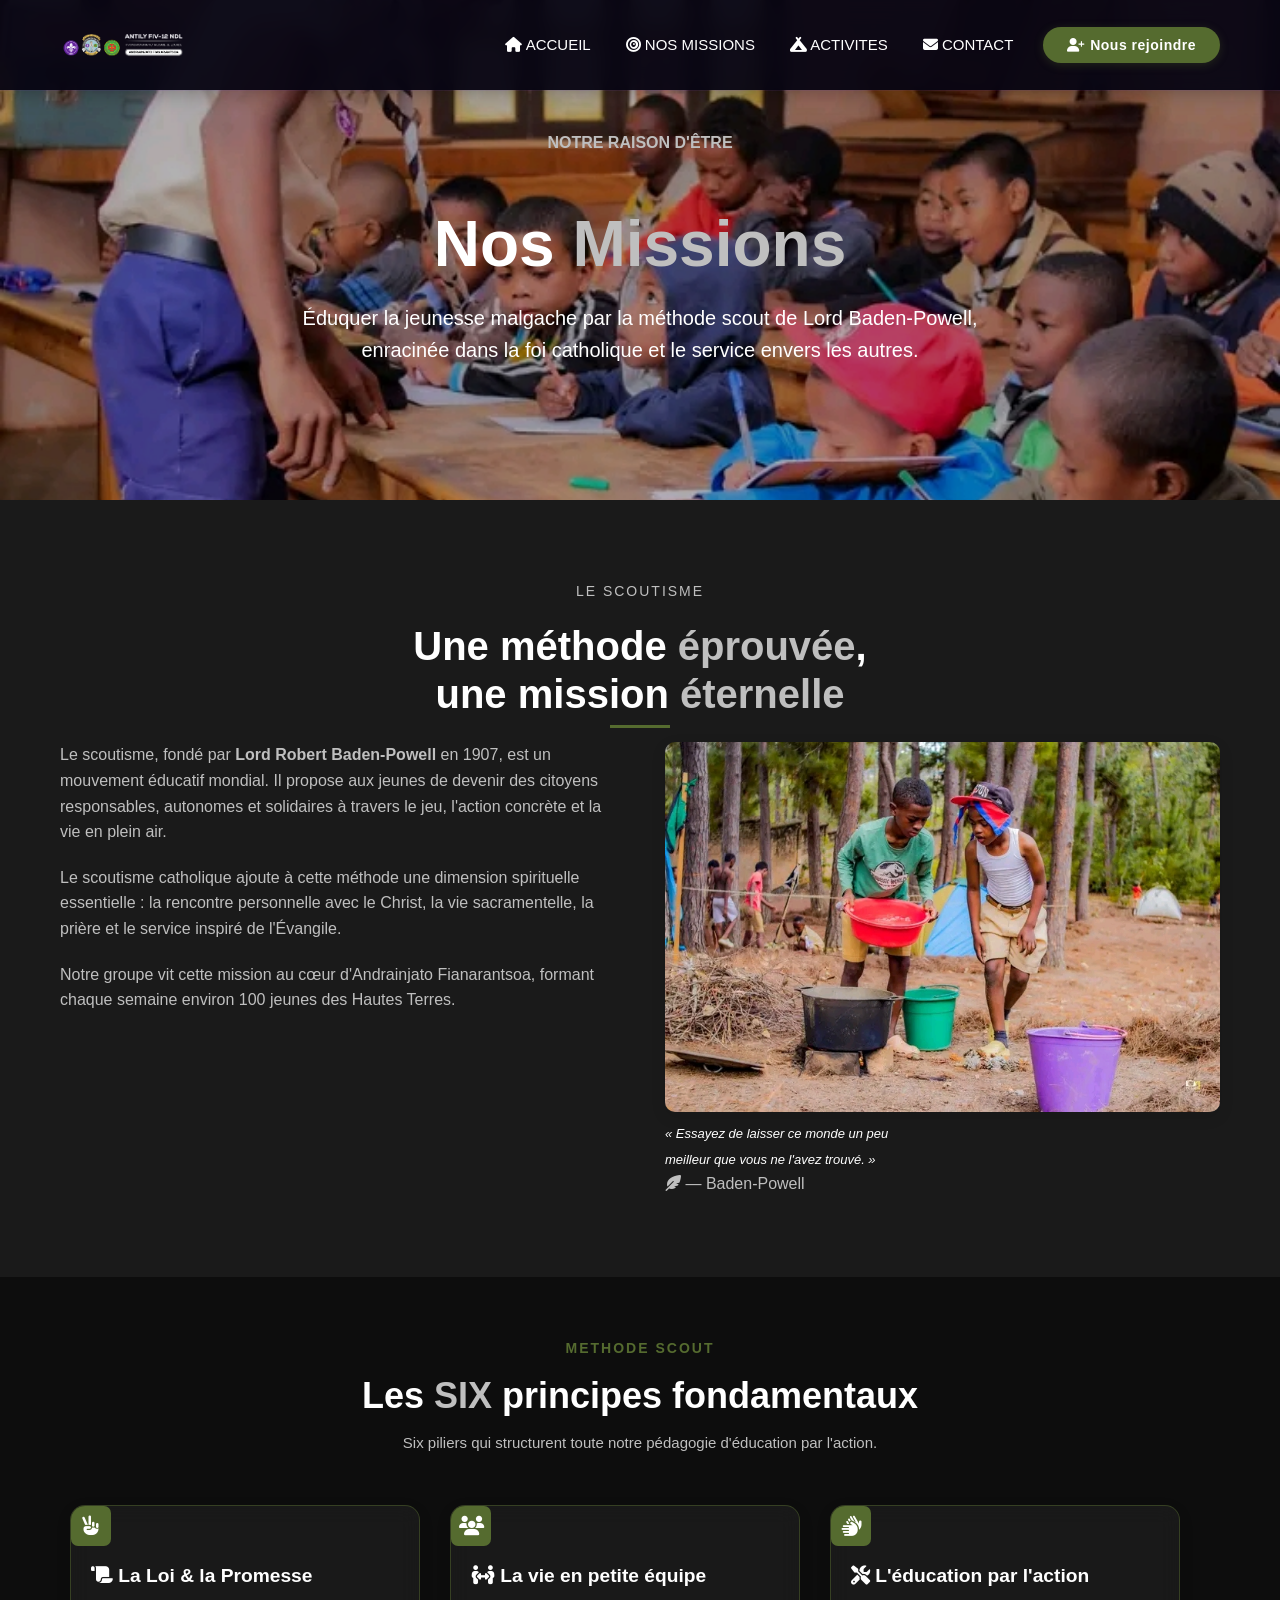
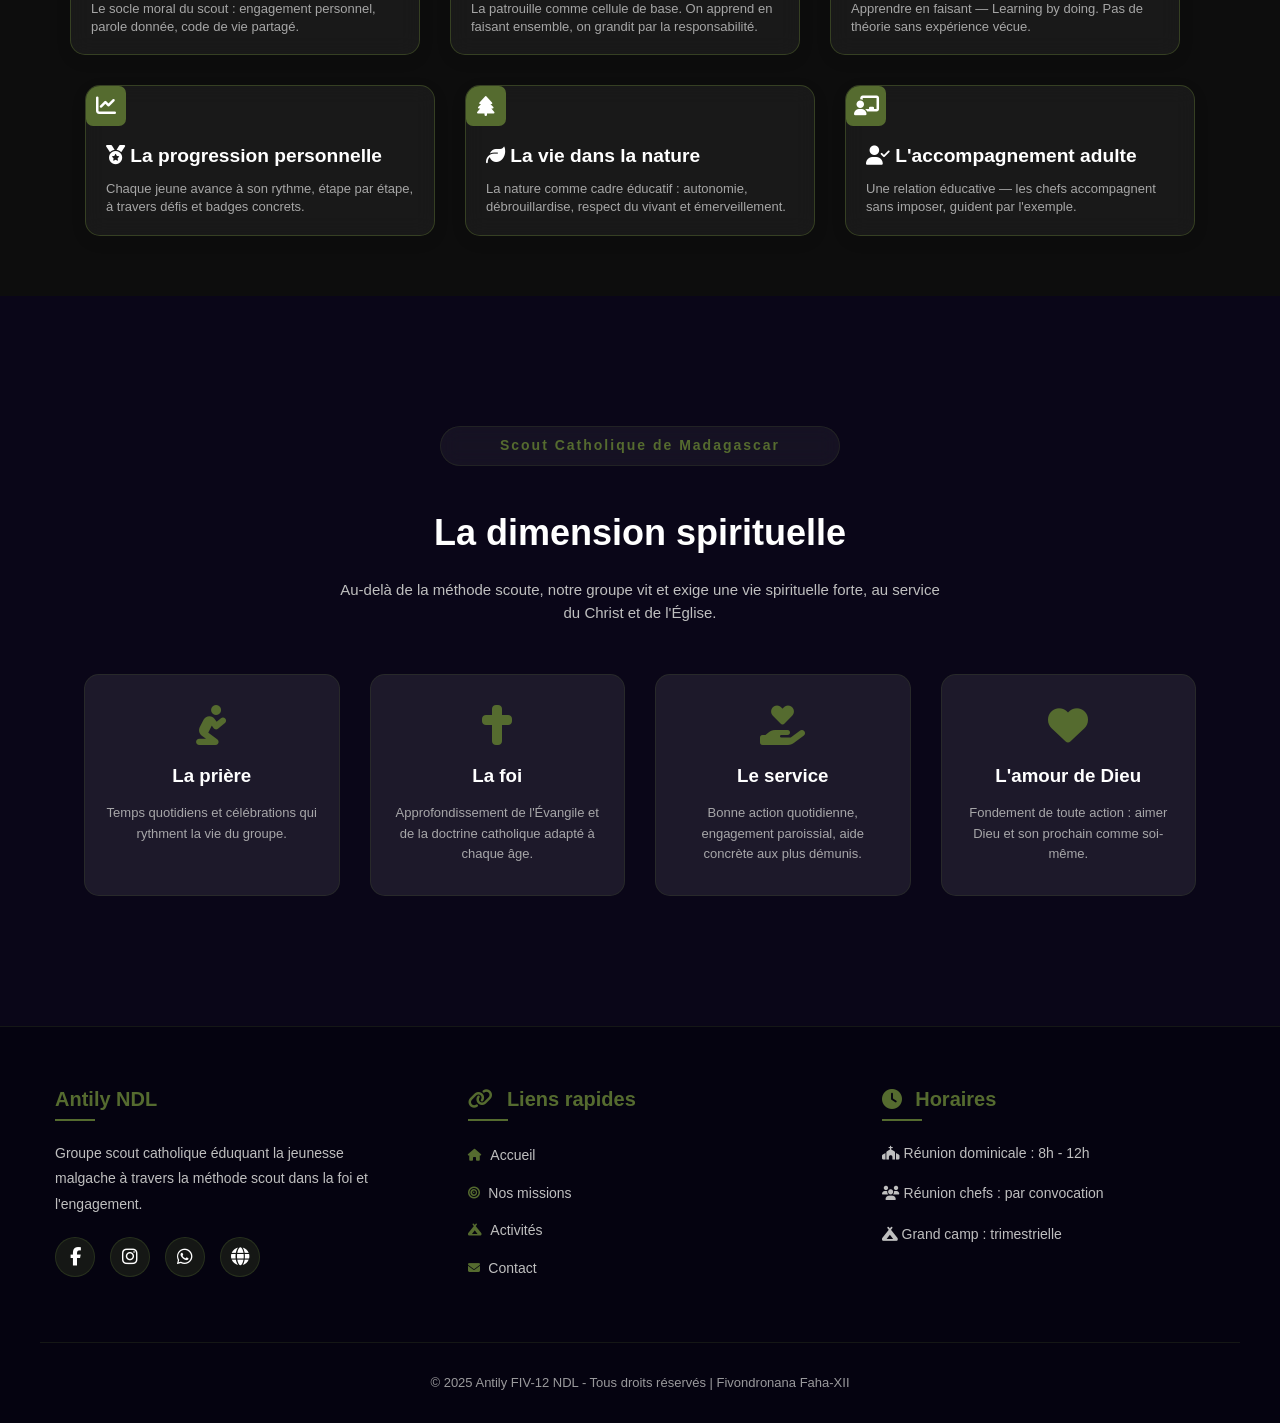
<file: indexmissions.html>
<!DOCTYPE html>
<html lang="fr">
<head>
    <meta charset="UTF-8">
    <meta http-equiv="X-UA-Compatible" content="IE=edge">
    <meta name="viewport" content="width=device-width, initial-scale=1.0">
    <link rel="stylesheet" href="cssstylevf.css">
    <link rel="stylesheet" href="https://cdnjs.cloudflare.com/ajax/libs/font-awesome/6.5.1/css/all.min.css">
    <title>Nos missions</title>
</head>
<body>
    <header>
        <div class="container">
            <a href="#" class="logo">
                <img src="images/logoantilyndl.png" alt="Logo Antily NDL">
            </a>
            <nav id="main-nav">
                <ul>
                    <li><a href="index.html"><i class="fas fa-home"></i> ACCUEIL</a></li>
                    <li><a href="indexmissions.html"><i class="fas fa-bullseye"></i> NOS MISSIONS</a></li>
                    <li><a href="indexactivites.html"><i class="fas fa-campground"></i> ACTIVITES</a></li>
                    <li><a href="indexcontact.html"><i class="fas fa-envelope"></i> CONTACT</a></li>
                </ul> 
                <a href="indexrejoindre.html"><button class="btn-contact"><i class="fas fa-user-plus"></i> Nous rejoindre</button></a>
            </nav>
            <button class="menu-toggle" aria-label="Menu mobile">
                <i class="fas fa-bars"></i>
            </button>
        </div>
    </header>
    <section id="nosmissions" class="nosmissions">
        <div class="missions-content">
            <p class="haut-mission"><b></i> NOTRE RAISON D'ÊTRE</b></p>
            <h1>Nos <b style="color: #bfbfbf;"> Missions</b></h1>
            <p class="soustitre1"> Éduquer la jeunesse malgache par la méthode scout de Lord Baden-Powell, enracinée dans la foi catholique et le service envers les autres.</p>
        </div>
        <div class="couleurfond"></div>
    </section>

    <section class="about-section">
        <div style="text-align: center;">
            <p class="haut-localisation"> LE SCOUTISME</p>
            <h2 class="titre_mission">Une méthode <b style="color: #bfbfbf;"> éprouvée</b>, <br> une mission <b style="color: #bfbfbf;"> éternelle</b></h2>
        </div>
        <div class="container2">
            <div class="about-content">
                <p> Le scoutisme, fondé par <b>Lord Robert Baden-Powell</b> en 1907, est un mouvement éducatif mondial. Il propose aux jeunes de devenir des citoyens responsables, autonomes et solidaires à travers le jeu, l'action concrète et la vie en plein air.
                </p>
                <p class="lieu"> Le scoutisme catholique ajoute à cette méthode une dimension spirituelle essentielle : la rencontre personnelle avec le Christ, la vie sacramentelle, la prière et le service inspiré de l'Évangile.</p>
                <p class="lieu"> Notre groupe vit cette mission au cœur d'Andrainjato Fianarantsoa, formant chaque semaine environ 100 jeunes des Hautes Terres.</p>
            </div>
            <div class="about-image">
                <img src="images/methodes.jpg" alt="Photo de groupe Antily NDL">
                <div class="nombre1">
                    <p class="textenombre1"><i style="font-size: 13px; color: #ffffff;">« Essayez de laisser ce monde un peu <br> meilleur que vous ne l'avez trouvé. »</i> <br><i class="fas fa-feather-alt"></i> — Baden-Powell</p>
                </div>
            </div>
        </div>
    </section> 

    <section class="tranches-age">
        <p class="haut-tranches-age"> METHODE SCOUT</p>
        <h1 class="titre-tranches-age">Les <b style="color: #bfbfbf;"> SIX</b> principes fondamentaux</h1>
        <p class="sous-tranches-age"> Six piliers qui structurent toute notre pédagogie d'éducation par l'action.</p>
    
        <div class="activite-recent-grid">
            <!-- Carte 1 -->
            <div class="activite-recent-card1">
                <div class="petitlogo1"><i class="fas fa-hand-peace"></i></div>
                <h3><i class="fas fa-scroll"></i> La Loi & la Promesse</h3>
                <p class="lieu-activite">Le socle moral du scout : engagement personnel, parole donnée, code de vie partagé.</p>
            </div>
    
            <!-- Carte 2 -->
            <div class="activite-recent-card2">
                <div class="petitlogo1"><i class="fas fa-users"></i></div>
                <h3><i class="fas fa-people-arrows"></i> La vie en petite équipe</h3>
                <p class="lieu-activite">La patrouille comme cellule de base. On apprend en faisant ensemble, on grandit par la responsabilité.</p>
            </div>
    
            <!-- Carte 3 -->
            <div class="activite-recent-card3">
                <div class="petitlogo1"><i class="fas fa-hands"></i></div>
                <h3><i class="fas fa-tools"></i> L'éducation par l'action</h3>
                <p class="lieu-activite">Apprendre en faisant — Learning by doing. Pas de théorie sans expérience vécue.</p>
            </div>
<br>
            <!-- Carte 4 -->
            <div class="activite-recent-card1">
                <div class="petitlogo1"><i class="fas fa-chart-line"></i></div>
                <h3><i class="fas fa-medal"></i> La progression personnelle</h3>
                <p class="lieu-activite">Chaque jeune avance à son rythme, étape par étape, à travers défis et badges concrets.</p>
            </div>
    
            <!-- Carte 5 -->
            <div class="activite-recent-card2">
                <div class="petitlogo1"><i class="fas fa-tree"></i></div>
                <h3><i class="fas fa-leaf"></i> La vie dans la nature</h3>
                <p class="lieu-activite">La nature comme cadre éducatif : autonomie, débrouillardise, respect du vivant et émerveillement.</p>
            </div>
    
            <!-- Carte 6 -->
            <div class="activite-recent-card3">
                <div class="petitlogo1"><i class="fas fa-chalkboard-user"></i></div>
                <h3><i class="fas fa-user-check"></i> L'accompagnement adulte</h3>
                <p class="lieu-activite">Une relation éducative — les chefs accompagnent sans imposer, guident par l'exemple.</p>
            </div>
        </div>
    </section>

    <section class="hero2">
        <div class="contourmission">
            <p class="haut-dimenionspirituelle"> Scout Catholique de Madagascar</p> <br>
            <h1 class="titre-dimenionspirituelle"> La dimension spirituelle</h1><br>
            <p class="sous-dimenionspirituelle"> Au-delà de la méthode scoute, notre groupe vit et exige une vie spirituelle forte, au service du Christ et de l'Église.</p>
            
            <div class="activite-recent-grid1">
                <div class="activite-recent-card11">
                    <i class="fas fa-pray"></i>
                    <h3>La prière</h3>
                    <p class="lieu-activite">Temps quotidiens et célébrations qui rythment la vie du groupe.</p>
                </div>
                
                <div class="activite-recent-card11">
                    <i class="fas fa-cross"></i>
                    <h3>La foi</h3>
                    <p class="lieu-activite">Approfondissement de l'Évangile et de la doctrine catholique adapté à chaque âge.</p>
                </div>   
    
                <div class="activite-recent-card11">
                    <i class="fas fa-hand-holding-heart"></i>
                    <h3>Le service</h3>
                    <p class="lieu-activite">Bonne action quotidienne, engagement paroissial, aide concrète aux plus démunis.</p>
                </div>   
    
                <div class="activite-recent-card11">
                    <i class="fas fa-heart"></i>
                    <h3>L'amour de Dieu</h3>
                    <p class="lieu-activite">Fondement de toute action : aimer Dieu et son prochain comme soi-même.</p>
                </div>
            </div>   
        </div>
    </section>




    <footer>
        <div class="footer-content">
            <div class="footer-section">
                <h3>Antily NDL</h3>
                <p>Groupe scout catholique éduquant la jeunesse malgache à travers la méthode scout dans la foi et l'engagement.</p>
                <div class="social-links">
                    <a href="https://www.facebook.com/profile.php?id=61566334165376" target="_blank" rel="noopener noreferrer"><i class="fab fa-facebook-f"></i></a>
                    <a href="https://instagram.com/ton-compte" target="_blank" rel="noopener noreferrer"><i class="fab fa-instagram"></i></a>
                    <a href="https://wa.me/261331233800" target="_blank" rel="noopener noreferrer"><i class="fab fa-whatsapp"></i></a>
                    <a href="https://antilyndlandrainjato.github.io/antilyndlandrainjato/" target="_blank" rel="noopener noreferrer"><i class="fas fa-globe"></i></a>
                </div>
            </div>
            <div class="footer-section">
                <h3><i class="fas fa-link"></i> Liens rapides</h3>
                <ul>
                    <li><a href="index.html"><i class="fas fa-home"></i> Accueil</a></li>
                    <li><a href="indexmissions.html"><i class="fas fa-bullseye"></i> Nos missions</a></li>
                    <li><a href="indexactivites.html"><i class="fas fa-campground"></i> Activités</a></li>
                    <li><a href="indexcontact.html"><i class="fas fa-envelope"></i> Contact</a></li>
                </ul>
            </div>
            <div class="footer-section">
                <h3><i class="fas fa-clock"></i> Horaires</h3>
                <p><i class="fas fa-church"></i> Réunion dominicale : 8h - 12h</p>
                <p><i class="fas fa-users"></i> Réunion chefs : par convocation</p>
                <p><i class="fas fa-campground"></i> Grand camp : trimestrielle</p>
            </div>
        </div>
        <div class="footer-bottom">
            <p>&copy; 2025 Antily FIV-12 NDL - Tous droits réservés |  Fivondronana Faha-XII</p>
        </div>
    </footer>


    <script src="script.js"></script>
</body>
</html>
</file>
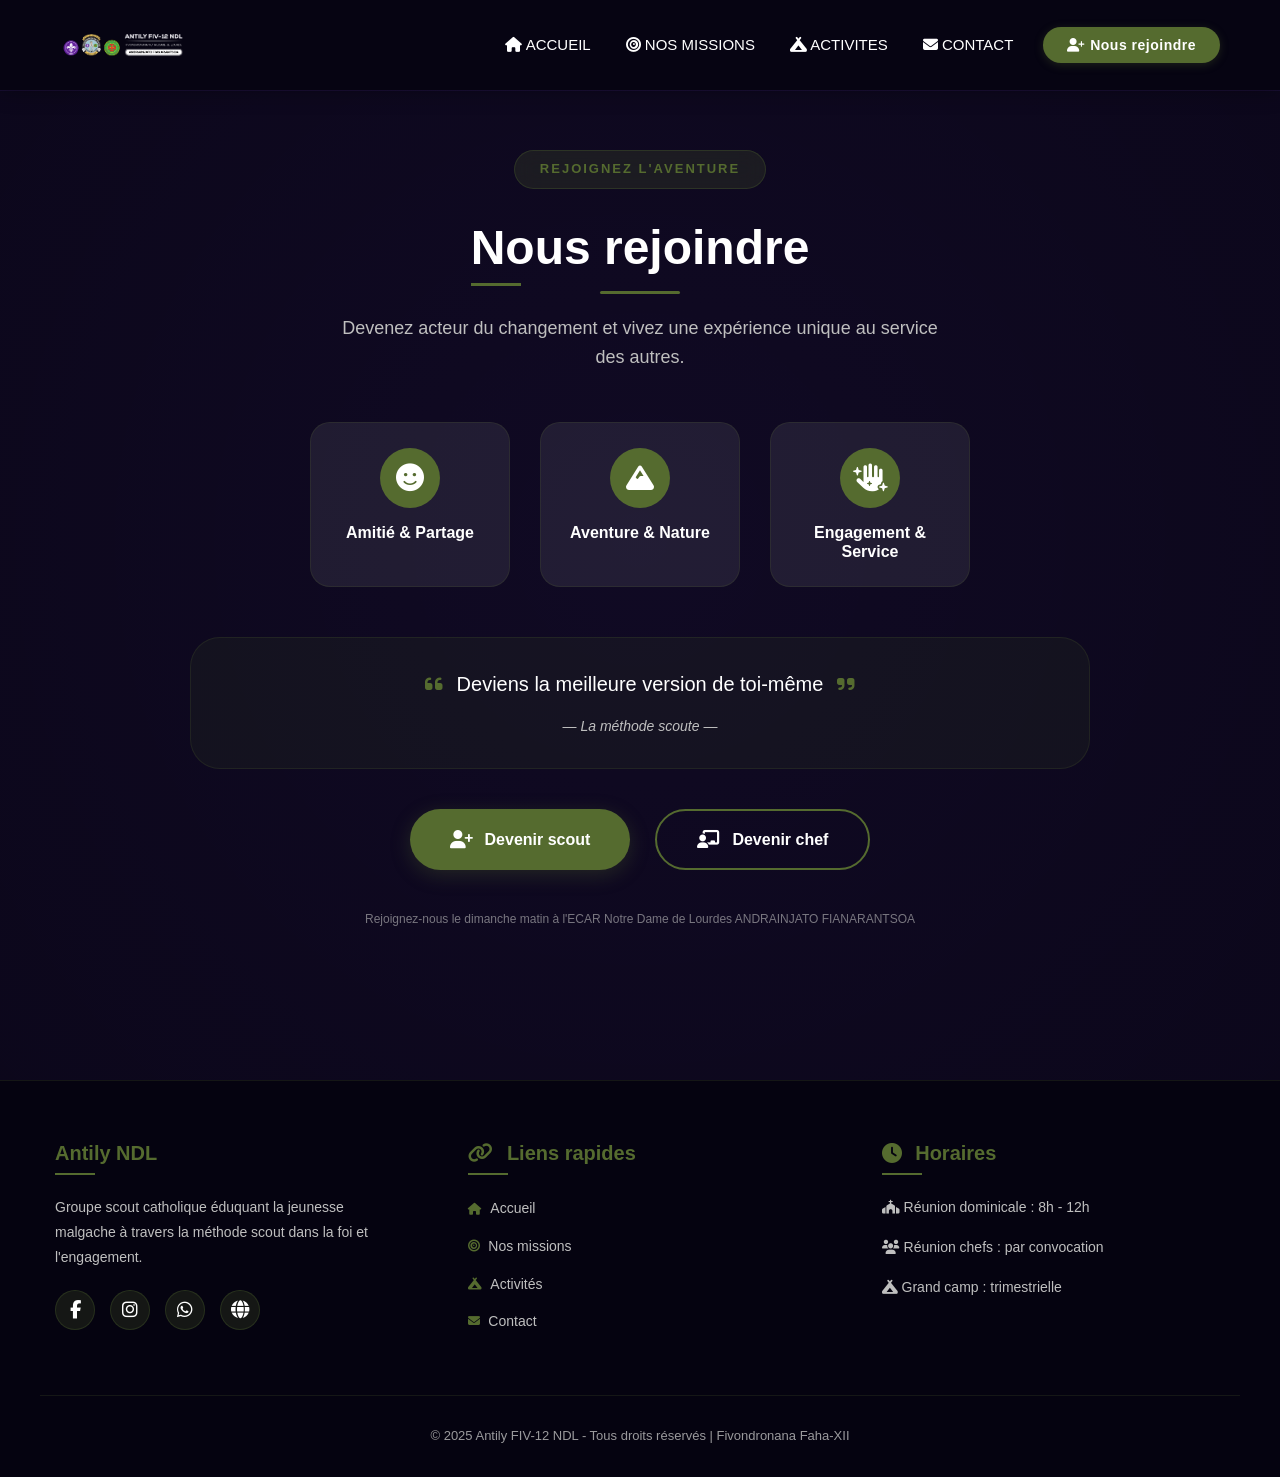
<file: indexrejoindre.html>
<!DOCTYPE html>
<html lang="fr">
<head>
    <meta charset="UTF-8">
    <meta http-equiv="X-UA-Compatible" content="IE=edge">
    <meta name="viewport" content="width=device-width, initial-scale=1.0">
    <link rel="stylesheet" href="cssstylevf.css">
    <link rel="stylesheet" href="https://cdnjs.cloudflare.com/ajax/libs/font-awesome/6.5.1/css/all.min.css">
    <title>Nous rejoindre</title>
</head>
<body>
    <header>
        <div class="container">
            <a href="#" class="logo">
                <img src="images/logoantilyndl.png" alt="Logo Antily NDL">
            </a>
            <nav id="main-nav">
                <ul>
                    <li><a href="index.html"><i class="fas fa-home"></i> ACCUEIL</a></li>
                    <li><a href="indexmissions.html"><i class="fas fa-bullseye"></i> NOS MISSIONS</a></li>
                    <li><a href="indexactivites.html"><i class="fas fa-campground"></i> ACTIVITES</a></li>
                    <li><a href="indexcontact.html"><i class="fas fa-envelope"></i> CONTACT</a></li>
                </ul> 
                <a href="indexrejoindre.html"><button class="btn-contact"><i class="fas fa-user-plus"></i> Nous rejoindre</button></a>
            </nav>
            <button class="menu-toggle" aria-label="Menu mobile">
                <i class="fas fa-bars"></i>
            </button>
        </div>
    </header>
    <section id="nousrejoindre">
        <div class="rejoindre-container">
            <!-- Badge -->
            <div class="rejoindre-badge">
                <span> REJOIGNEZ L'AVENTURE</span>
            </div>
    
            <!-- Titre -->
            <div class="rejoindre-title">
                <h2> Nous rejoindre</h2>
                <div class="title-underline"></div>
            </div>
    
            <!-- Sous-titre -->
            <div class="rejoindre-subtitle">
                <p>Devenez acteur du changement et vivez une expérience unique au service des autres.</p>
            </div>
    
            <!-- Cartes avantages -->
            <div class="rejoindre-avantages">
                <div class="avantage-card">
                    <div class="avantage-icon">
                        <i class="fas fa-smile"></i>
                    </div>
                    <h4>Amitié & Partage</h4>
                </div>
                <div class="avantage-card">
                    <div class="avantage-icon">
                        <i class="fas fa-mountain"></i>
                    </div>
                    <h4>Aventure & Nature</h4>
                </div>
                <div class="avantage-card">
                    <div class="avantage-icon">
                        <i class="fas fa-hand-sparkles"></i>
                    </div>
                    <h4>Engagement & Service</h4>
                </div>
            </div>
    
            <!-- Message d'appel -->
            <div class="rejoindre-message">
                <p><i class="fas fa-quote-left"></i> Deviens la meilleure version de toi-même <i class="fas fa-quote-right"></i></p>
                <div class="citation">— La méthode scoute —</div>
            </div>
    
            <!-- Boutons -->
            <div class="rejoindre-buttons">
                <a href="#" class="btn-rejoindre btn-primary-rejoindre">
                    <i class="fas fa-user-plus"></i> Devenir scout
                </a>
                <a href="#" class="btn-rejoindre btn-secondary-rejoindre">
                    <i class="fas fa-chalkboard-user"></i> Devenir chef
                </a>
            </div>
    
            <!-- Note finale -->
            <div class="rejoindre-note">
                 Rejoignez-nous le dimanche matin à l'ECAR Notre Dame de Lourdes ANDRAINJATO FIANARANTSOA
            </div>
        </div>
    </section>




    <footer>
        <div class="footer-content">
            <div class="footer-section">
                <h3>Antily NDL</h3>
                <p>Groupe scout catholique éduquant la jeunesse malgache à travers la méthode scout dans la foi et l'engagement.</p>
                <div class="social-links">
                    <a href="https://www.facebook.com/profile.php?id=61566334165376" target="_blank" rel="noopener noreferrer"><i class="fab fa-facebook-f"></i></a>
                    <a href="https://instagram.com/ton-compte" target="_blank" rel="noopener noreferrer"><i class="fab fa-instagram"></i></a>
                    <a href="https://wa.me/261331233800" target="_blank" rel="noopener noreferrer"><i class="fab fa-whatsapp"></i></a>
                    <a href="https://antilyndlandrainjato.github.io/antilyndlandrainjato/" target="_blank" rel="noopener noreferrer"><i class="fas fa-globe"></i></a>
                </div>
            </div>
            <div class="footer-section">
                <h3><i class="fas fa-link"></i> Liens rapides</h3>
                <ul>
                    <li><a href="index.html"><i class="fas fa-home"></i> Accueil</a></li>
                    <li><a href="indexmissions.html"><i class="fas fa-bullseye"></i> Nos missions</a></li>
                    <li><a href="indexactivites.html"><i class="fas fa-campground"></i> Activités</a></li>
                    <li><a href="indexcontact.html"><i class="fas fa-envelope"></i> Contact</a></li>
                </ul>
            </div>
            <div class="footer-section">
                <h3><i class="fas fa-clock"></i> Horaires</h3>
                <p><i class="fas fa-church"></i> Réunion dominicale : 8h - 12h</p>
                <p><i class="fas fa-users"></i> Réunion chefs : par convocation</p>
                <p><i class="fas fa-campground"></i> Grand camp : trimestrielle</p>
            </div>
        </div>
        <div class="footer-bottom">
            <p>&copy; 2025 Antily FIV-12 NDL - Tous droits réservés |  Fivondronana Faha-XII</p>
        </div>
    </footer>

    <script src="script.js"></script>
</body>
</html>
</file>
<file: cssstylevf.css>
/* Variables CSS */
:root {
    --primary-color: #556b2f;
    --primary-dark: #556b2f;
    --dark-color: #0d0d0d;
    --light-color: #ffffff;
    --gray-light: #bfbfbf;
    --purple-dark: #1a1a1a;
    --box-shadow: 0 5px 15px rgba(0, 0, 0, 0.1);
    --transition: all 0.3s ease;
    --border-radius: 7px;
}

/* Reset et base */
* {
    margin: 0;
    padding: 0;
    box-sizing: border-box;
}

html {
    scroll-behavior: smooth;
}

body {
    font-family: 'Segoe UI', Tahoma, Geneva, Verdana, sans-serif;
    line-height: 1.6;
    color: var(--dark-color);
    background-color: var(--gray-light);
}

.container {
    width: 100%;
    max-width: 1200px;
    margin: 0 auto;
    padding: 0 20px;
}

/* TYPOGRAPHIE */
h1, h2, h3, h4 {
    line-height: 1.2;
    font-family: 'Altone Trial', 'Segoe UI', sans-serif;
}

h1 {
    font-size: 25px;
}

p {
    font-family: 'Brandink Sans', 'Segoe UI', sans-serif;
}

h2 {
    font-size: 40px;
    margin-bottom: 1.5rem;
    position: relative;
    display: inline-block;
}

h2::after {
    content: '';
    position: absolute;
    bottom: -10px;
    left: 0;
    width: 50px;
    height: 3px;
    background-color: var(--primary-color);
}

/* BOUTONS */
.btn {
    display: inline-block;
    padding: 12px 24px;
    border-radius: 4px;
    font-weight: 600;
    text-decoration: none;
    transition: var(--transition);
    cursor: pointer;
    border: none;
}

.btn-primary {
    font-size: 21px;
    margin-top: 20px;
    margin-bottom: 103px;
    padding: 10px 20px;
    border-radius: 10px;
    text-decoration: none;
    background-color: var(--primary-color);
    color: var(--light-color);
    display: inline-block;
}

.btn-primary:hover {
    background-color: var(--light-color);
    font-size: 21px;
    color: var(--primary-dark);
    transform: translateY(-3px);
}

.btn-secondary {
    background-color: transparent;
    color: var(--light-color);
    border: 2px solid var(--light-color);
    padding: 8px 20px;
    border-radius: var(--border-radius);
    font-size: 21px;
    text-decoration: none;
    margin-left: 30px;
    display: inline-block;
}

.btn-secondary:hover {
    background-color: transparent;
    color: var(--primary-color);
    border: 2px solid var(--primary-color);
}

/* HEADER */
header {
    position: fixed;
    top: 0;
    left: 0;
    width: 100%;
    background-color: rgba(7, 5, 18, 0.95);
    backdrop-filter: blur(10px);
    box-shadow: 0 2px 20px rgba(0, 0, 0, 0.3), 0 1px 0 rgba(133, 80, 255, 0.1);
    z-index: 1000;
    padding: 15px 0;
    transition: var(--transition);
}

.header-scrolled {
    padding: 10px 0;
    background-color: rgba(7, 5, 18, 0.98);
    box-shadow: 0 4px 25px rgba(0, 0, 0, 0.4), 0 1px 0 rgba(133, 80, 255, 0.2);
}

header .container {
    display: flex;
    justify-content: space-between;
    align-items: center;
    max-width: 1200px;
    margin: 0 auto;
    padding: 0 20px;
}

/* Logo */
.logo {
    display: flex;
    align-items: center;
    text-decoration: none;
    position: relative;
}

.logo img {
    height: 60px;
    width: auto;
    transition: var(--transition);
}

.textelogo {
    font-family: 'Segoe UI', Arial, Helvetica, sans-serif;
    color: var(--gray-light);
    font-weight: bold;
    margin-left: 15px;
    font-size: 18px;
    letter-spacing: 1px;
    white-space: nowrap;
}

/* Navigation desktop */
nav {
    display: flex;
    align-items: center;
    gap: 30px;
}

nav ul {
    display: flex;
    list-style: none;
    margin: 0;
    padding: 0;
    gap: 35px;
}

nav ul li {
    margin: 0;
}

nav ul li a {
    color: var(--light-color);
    text-decoration: none;
    font-weight: 500;
    font-size: 15px;
    transition: var(--transition);
    position: relative;
    padding: 8px 0;
}

nav ul li a::after {
    content: '';
    position: absolute;
    bottom: 0;
    left: 0;
    width: 0;
    height: 2px;
    background-color: var(--primary-color);
    transition: width 0.3s ease;
}

nav ul li a:hover::after {
    width: 100%;
}

nav ul li a:hover {
    color: var(--primary-color);
}

.btn-contact {
    background-color: var(--primary-color);
    color: var(--light-color);
    border: none;
    padding: 10px 24px;
    font-size: 14px;
    font-weight: 600;
    border-radius: 50px;
    cursor: pointer;
    transition: var(--transition);
    letter-spacing: 0.5px;
    box-shadow: 0 2px 10px rgba(85, 107, 46, 0.29);
    white-space: nowrap;
}

.btn-contact:hover {
    transform: translateY(-2px);
    background-color: #556b2f;
    box-shadow: 0 5px 20px rgba(85, 107, 46, 0.482);
}

.menu-toggle {
    display: none;
    background: none;
    border: none;
    color: var(--light-color);
    font-size: 24px;
    cursor: pointer;
    padding: 5px;
    transition: var(--transition);
    z-index: 1001;
}

.menu-toggle:hover {
    color: var(--primary-color);
}

/* ========== RESPONSIVE MOBILE HEADER ========== */
@media (max-width: 768px) {
    header {
        padding: 12px 0;
    }
    
    .menu-toggle {
        display: block;
    }
    
    nav {
        position: fixed;
        top: 0;
        right: -100%;
        width: 80%;
        max-width: 320px;
        height: 100vh;
        background-color: #0a0618;
        flex-direction: column;
        align-items: flex-start;
        justify-content: flex-start;
        padding: 80px 25px 30px;
        transition: right 0.3s ease;
        box-shadow: -5px 0 25px rgba(0, 0, 0, 0.3);
        border-left: 1px solid rgba(85, 107, 46, 0.29);
        z-index: 1000;
        gap: 0;
    }
    
    nav.active {
        right: 0;
    }
    
    nav ul {
        flex-direction: column;
        gap: 25px;
        width: 100%;
        margin-bottom: 30px;
    }
    
    nav ul li {
        width: 100%;
    }
    
    nav ul li a {
        display: block;
        padding: 12px 0;
        font-size: 18px;
        font-weight: 500;
        text-align: left;
    }
    
    nav ul li a::after {
        bottom: 8px;
    }
    
    .btn-contact {
        width: 100%;
        text-align: center;
        padding: 12px 24px;
        margin-top: 10px;
        font-size: 16px;
    }
    
    .logo img {
        height: 45px;
    }
    
    .textelogo {
        font-size: 14px;
        margin-left: 10px;
        white-space: normal;
        line-height: 1.2;
    }
}

@media (max-width: 480px) {
    header {
        padding: 10px 0;
    }
    
    .logo img {
        height: 40px;
    }
    
    .textelogo {
        font-size: 12px;
        margin-left: 8px;
        max-width: 150px;
    }
    
    nav {
        width: 85%;
        max-width: 280px;
        padding: 70px 20px 30px;
    }
    
    nav ul li a {
        font-size: 16px;
        padding: 10px 0;
    }
    
    .btn-contact {
        padding: 10px 20px;
        font-size: 14px;
    }
    
    .menu-toggle {
        font-size: 20px;
    }
}

@media (min-width: 769px) and (max-width: 992px) {
    nav ul {
        gap: 20px;
    }
    
    nav ul li a {
        font-size: 14px;
    }
    
    .btn-contact {
        padding: 8px 18px;
        font-size: 13px;
    }
    
    .textelogo {
        font-size: 16px;
    }
    
    .logo img {
        height: 50px;
    }
}

/* SECTION HERO */
.hero {
    height: 102vh;
    background-color: #000;
    background-image: url('images/couverture.JPG');
    background-position: center;
    background-size: cover;
    background-repeat: no-repeat;
    display: flex;
    align-items: center;
    text-align: center;
    color: var(--light-color);
    padding-top: 80px;
}

.hero-content {
    max-width: 800px;
    margin: 0 auto;
    padding: 0 20px;
}

.haut-accueil {
    margin-top: -20px;
    font-size: 18px;
    width: auto;
    max-width: 500px;
    height: auto;
    border-radius: 50px;
    text-align: center;
    border: solid 1px var(--primary-color);
    padding: 10px 20px;
    margin: 100px auto 20px;
    display: inline-block;
    backdrop-filter: blur(5px);
    background-color: rgba(0, 0, 0, 0.5);
}

.hero h1 {
    font-size: 4rem;
    margin-bottom: 20px;
    animation: fadeInDown 1s ease;
    margin-top: 50px;
}

.soustitre {
    margin-top: 30px;
    font-size: 30px;
}

.petitsubtitle {
    margin-top: 10px;
    font-size: 20px;
    margin-bottom: 20px;
}

#primaire {
    border-radius: 25px;
    font-size: 18px;
}

#secondaire {
    border-radius: 25px;
    font-size: 18px;
    border: solid 1px #ffffff;
}

/* Hero responsive */
@media (max-width: 768px) {
    .hero h1 {
        font-size: 2rem;
    }
    
    .hero-content {
        padding: 0 15px;
    }
    
    .haut-accueil {
        width: 90%;
        font-size: 12px;
        padding: 8px 15px;
        margin: 60px auto 20px;
    }
    
    .soustitre {
        font-size: 1.2rem;
        margin-top: 15px;
    }
    
    .petitsubtitle {
        font-size: 0.9rem;
    }
    
    .btn-primary,
    .btn-secondary {
        display: block;
        width: 80%;
        margin: 10px auto;
        text-align: center;
    }
    
    .btn-secondary {
        margin-left: auto;
    }
}

@media (max-width: 480px) {
    .hero h1 {
        font-size: 1.5rem;
    }
    
    .soustitre {
        font-size: 1rem;
    }
    
    .petitsubtitle {
        font-size: 0.8rem;
    }
    
    #primaire, #secondaire {
        font-size: 14px;
        width: 90%;
    }
}

.hero1 {
    height: 400px;
    background-color: #070512;
    display: flex;
    align-items: center;
    justify-content: center;
    text-align: center;
    color: var(--light-color);
}

.hero-slogant {
    text-align: center;
    padding: 0 20px;
}

.hero-slogant h1 {
    font-size: 3rem;
    margin-bottom: 20px;
    animation: fadeInDown 1s ease;
    margin-top: 50px;
}

.intro-slogant {
    margin-top: -40px;
}

.slogant {
    margin-top: 20px;
    font-size: 40px;
}

.slogant-couleur {
    margin-top: 40px;
    font-size: 30px;
}

.slogant-diviseur {
    margin-top: 20px;
    background-color: #ffff;
    height: 5px;
    width: 150px;
    margin: 20px auto 0;
    border-radius: 150px;
}

@media (max-width: 768px) {
    .hero1 {
        height: auto;
        padding: 60px 0;
    }
    
    .slogant {
        font-size: 1.5rem;
    }
    
    .slogant-couleur {
        font-size: 1.2rem;
        margin-top: 20px;
    }
    
    .intro-slogant {
        font-size: 0.9rem;
    }
}

/* SECTION A PROPOS */
.about-section {
    padding: 80px 0;
    background-color: var(--purple-dark);
    min-height: 620px;
}

.about-section p {
    color: var(--gray-light);
}

.haut-localisation {
    font-size: 14px;
    letter-spacing: 2px;
    color: var(--primary-color);
    text-align: center;
    margin-bottom: 20px;
}

.titre_localisation {
    font-size: 40px;
    color: var(--light-color);
    text-align: center;
    margin-bottom: 50px;
    display: block;
}

.titre_localisation::after {
    content: '';
    position: absolute;
    bottom: -10px;
    left: 50%;
    transform: translateX(-50%);
    width: 60px;
    height: 3px;
    background-color: var(--primary-color);
}

.container2 {
    display: flex;
    justify-content: space-between;
    align-items: flex-start;
    gap: 50px;
    max-width: 1200px;
    margin: 0 auto;
    padding: 0 20px;
}

.about-image {
    flex: 1;
}

.about-image img {
    width: 100%;
    border-radius: 10px;
    box-shadow: var(--box-shadow);
}

.about-content {
    flex: 1;
    text-align: left;
}

.about-content p {
    text-align: left;
    margin-bottom: 15px;
    line-height: 1.6;
}

.lieu {
    margin-top: 20px;
    display: flex;
    align-items: center;
    gap: 10px;
    text-align: left;
}

.lieu i {
    color: var(--primary-color);
    font-size: 18px;
    width: 25px;
}

.lieu:first-of-type {
    margin-top: 25px;
}

.nombre {
    position: relative;
    background-color: var(--purple-dark);
    width: 180px;
    height: 80px;
    margin-top: -60px;
    margin-left: -60px;
    border-radius: 15px;
    border: solid 1px var(--primary-dark);
    display: flex;
    align-items: center;
    justify-content: center;
}

.textenombre {
    text-align: center;
    font-size: 15px;
    color: var(--light-color);
}

@media (max-width: 992px) {
    .about-section {
        padding: 60px 0;
    }
    
    .titre_localisation {
        font-size: 32px;
    }
}

@media (max-width: 768px) {
    .about-section {
        padding: 50px 0;
    }
    
    .container2 {
        flex-direction: column;
        text-align: center;
        gap: 30px;
    }
    
    .about-content,
    .about-image {
        width: 100%;
        text-align: center;
    }
    
    .about-content p {
        text-align: center;
    }
    
    .titre_localisation {
        text-align: center;
        display: block;
        font-size: 28px;
    }
    
    .haut-localisation {
        text-align: center;
        margin-bottom: 15px;
    }
    
    .lieu {
        justify-content: center;
    }
    
    .about-image {
        margin-top: 0;
    }
    
    .nombre {
        margin: -30px auto 0;
    }
}

@media (max-width: 480px) {
    .about-section {
        padding: 40px 0;
    }
    
    .titre_localisation {
        font-size: 24px;
    }
    
    .about-content p {
        font-size: 14px;
    }
    
    .lieu {
        font-size: 13px;
    }
}

/* Section Activités récentes */
.activite {
    padding: 80px 0;
    background-color: var(--dark-color);
    min-height: 550px;
}

.activite-recent-grid {
    display: flex;
    justify-content: center;
    gap: 30px;
    flex-wrap: wrap;
    margin-top: 50px;
    background-color: var(--dark-color);
    padding: 0 20px;
}

.activite-recent-card1,
.activite-recent-card2,
.activite-recent-card3 {
    background-color: rgba(255, 255, 255, 0.05);
    backdrop-filter: blur(10px);
    border-radius: 15px;
    border: 1px solid rgba(85, 107, 46, 0.482);
    overflow: hidden;
    box-shadow: var(--box-shadow);
    transition: var(--transition);
    width: 350px;
}

.activite-recent-card1:hover,
.activite-recent-card2:hover,
.activite-recent-card3:hover {
    transform: translateY(-10px);
    border-color: var(--primary-color);
    box-shadow: 0 10px 30px rgba(85, 107, 46, 0.482);
}

.imageactivite {
    width: 100%;
    height: 250px;
    object-fit: cover;
    transition: transform 0.5s ease;
}

.activite-recent-card1:hover .imageactivite,
.activite-recent-card2:hover .imageactivite,
.activite-recent-card3:hover .imageactivite {
    transform: scale(1.1);
}

.activite-recent-card1 h3,
.activite-recent-card2 h3,
.activite-recent-card3 h3 {
    padding: 18px 20px 8px;
    background-color: transparent;
    color: var(--light-color);
    font-size: 1.2rem;
    margin: 0;
}

.divider-small {
    width: 40px;
    height: 2px;
    background-color: var(--primary-color);
    margin: 0 20px 15px;
}

.date-activite {
    padding: 0 20px;
    margin: 0;
    color: var(--primary-color);
    font-size: 13px;
    font-weight: bold;
    display: flex;
    align-items: center;
    gap: 8px;
}

.date-activite i {
    font-size: 12px;
}

.lieu-activite {
    padding: 5px 20px 18px;
    margin: 0;
    color: var(--gray-light);
    opacity: 0.85;
    font-size: 13px;
    display: flex;
    align-items: center;
    gap: 8px;
}

.lieu-activite i {
    font-size: 12px;
    color: var(--primary-color);
}

.activite-recent-card1 p,
.activite-recent-card2 p,
.activite-recent-card3 p {
    margin: 0;
    line-height: 1.4;
}

.haut-activite-recent {
    margin-bottom: 15px;
    text-align: center;
    color: var(--primary-color);
    letter-spacing: 2px;
    font-size: 14px;
    font-weight: 600;
}

.titre-activite-recent {
    margin: 0 0 15px 0;
    font-size: 36px;
    text-align: center;
    color: var(--light-color);
}

.sous-activite-recent {
    margin: 0 auto 40px;
    text-align: center;
    color: var(--gray-light);
    max-width: 600px;
    font-size: 15px;
    line-height: 1.5;
    padding: 0 20px;
}

.voiractivite {
    text-align: center;
    margin-top: 50px;
}

.voiractivite a {
    color: var(--primary-color);
    text-decoration: none;
    font-weight: bold;
    transition: var(--transition);
    display: inline-flex;
    align-items: center;
    gap: 8px;
    padding: 10px 20px;
    border-radius: 30px;
    border: 1px solid rgba(85, 107, 46, 0.3);
}

.voiractivite a:hover {
    color: var(--light-color);
    gap: 12px;
    border-color: var(--primary-color);
    background-color: rgba(85, 107, 46, 0.1);
    text-decoration: none;
}

@media (max-width: 768px) {
    .activite {
        padding: 50px 0;
    }
    
    .activite-recent-grid {
        flex-direction: column;
        align-items: center;
        gap: 25px;
    }
    
    .activite-recent-card1,
    .activite-recent-card2,
    .activite-recent-card3 {
        width: 100%;
        max-width: 400px;
    }
    
    .titre-activite-recent {
        font-size: 28px;
    }
    
    .sous-activite-recent {
        font-size: 14px;
    }
    
    .imageactivite {
        height: 200px;
    }
}

@media (max-width: 480px) {
    .activite {
        padding: 40px 0;
    }
    
    .titre-activite-recent {
        font-size: 24px;
    }
    
    .haut-activite-recent {
        font-size: 12px;
    }
    
    .activite-recent-card1 h3,
    .activite-recent-card2 h3,
    .activite-recent-card3 h3 {
        font-size: 1rem;
    }
}

/* Section Tranches d'âge */
.tranches-age {
    padding: 60px 0;
    background-color: var(--dark-color);
    min-height: 550px;
}

.haut-tranches-age {
    margin-bottom: 15px;
    text-align: center;
    color: var(--primary-color);
    letter-spacing: 2px;
    font-size: 14px;
    font-weight: 600;
}

.titre-tranches-age {
    margin: 0 0 15px 0;
    font-size: 36px;
    text-align: center;
    color: var(--light-color);
}

.sous-tranches-age {
    margin: 0 auto 50px;
    text-align: center;
    color: var(--gray-light);
    max-width: 600px;
    font-size: 15px;
    line-height: 1.5;
    padding: 0 20px;
}

.tranches-age-grid {
    display: grid;
    grid-template-columns: repeat(2, 1fr);
    gap: 30px;
    max-width: 1200px;
    margin: 0 auto;
    padding: 0 20px;
}

.tranches-age-card {
    background-color: rgba(255, 255, 255, 0.08);
    border-radius: 16px;
    border: 1px solid rgba(85, 107, 46, 0.2);
    overflow: hidden;
    box-shadow: var(--box-shadow);
    transition: var(--transition);
    width: 100%;
}

.tranches-age-card:hover {
    transform: translateY(-10px);
    border-color: var(--primary-color);
    box-shadow: 0 10px 30px rgba(85, 107, 46, 0.2);
}

.tranches-age-image-container {
    position: relative;
    overflow: hidden;
    height: 300px;
}

.imagetranche {
    width: 100%;
    height: 100%;
    object-fit: cover;
    transition: transform 0.5s ease;
}

.tranches-age-card:hover .imagetranche {
    transform: scale(1.1);
}

.tranches-age-image-container::after {
    content: '';
    position: absolute;
    top: 0;
    left: 0;
    width: 100%;
    height: 100%;
    background: linear-gradient(to top, rgba(0, 0, 0, 0.85), rgba(0, 0, 0, 0.3));
    opacity: 0.7;
    transition: opacity 0.4s ease;
}

.tranches-age-card:hover .tranches-age-image-container::after {
    opacity: 0.9;
}

.image-overlay-content {
    position: absolute;
    bottom: 0;
    left: 0;
    right: 0;
    padding: 25px;
    z-index: 2;
}

.age-indicatif {
    color: var(--primary-color);
    font-weight: 600;
    font-size: 15px;
    margin: 0 0 5px 0;
    letter-spacing: 1px;
}

.image-overlay-content h3 {
    margin: 0;
    color: var(--light-color);
    font-size: 1.6rem;
    font-weight: 700;
    line-height: 1.2;
    letter-spacing: 0.5px;
}

.autre-nom {
    margin: 5px 0 0 0;
    font-style: italic;
    color: var(--gray-light);
    opacity: 0.8;
    font-size: 13px;
}

.card-text-content {
    padding: 25px;
}

.activite-principale {
    color: var(--primary-color);
    font-size: 12px;
    font-weight: 600;
    letter-spacing: 1.5px;
    margin: 0 0 10px 0;
    text-transform: uppercase;
}

.card-text-content h3 {
    margin: 0 0 12px 0;
    color: var(--light-color);
    font-size: 1.3rem;
    font-weight: 600;
    line-height: 1.3;
}

.description {
    margin: 0;
    color: var(--gray-light);
    opacity: 0.85;
    font-size: 14px;
    line-height: 1.6;
}

@media (max-width: 992px) {
    .tranches-age-grid {
        max-width: 900px;
        gap: 25px;
    }
    
    .tranches-age-image-container {
        height: 270px;
    }
    
    .image-overlay-content h3 {
        font-size: 1.4rem;
    }
    
    .card-text-content h3 {
        font-size: 1.2rem;
    }
}

@media (max-width: 768px) {
    .tranches-age {
        padding: 50px 0;
    }
    
    .tranches-age-grid {
        grid-template-columns: 1fr;
        gap: 25px;
    }
    
    .titre-tranches-age {
        font-size: 28px;
    }
    
    .tranches-age-image-container {
        height: 250px;
    }
    
    .image-overlay-content h3 {
        font-size: 1.3rem;
    }
    
    .card-text-content {
        padding: 20px;
    }
    
    .card-text-content h3 {
        font-size: 1.1rem;
    }
}

@media (max-width: 480px) {
    .tranches-age {
        padding: 40px 0;
    }
    
    .titre-tranches-age {
        font-size: 24px;
    }
    
    .sous-tranches-age {
        font-size: 13px;
    }
    
    .tranches-age-image-container {
        height: 220px;
    }
    
    .image-overlay-content {
        padding: 20px;
    }
    
    .image-overlay-content h3 {
        font-size: 1.2rem;
    }
    
    .age-indicatif {
        font-size: 13px;
    }
    
    .autre-nom {
        font-size: 11px;
    }
    
    .card-text-content h3 {
        font-size: 1rem;
    }
    
    .description {
        font-size: 13px;
    }
}

/* ========== SECTION NOS MISSIONS ========== */
.nosmissions {
    height: 500px;
    background-color: #000;
    background-image: url('images/mission.jpg');
    background-position: center;
    background-size: cover;
    background-repeat: no-repeat;
    display: flex;
    align-items: center;
    text-align: center;
    color: var(--light-color);
    padding-top: 10px;
}

.titre_mission {
    font-size: 40px;
    color: var(--light-color);
    text-align: center;
    display: inline-block;
}

.titre_mission::after {
    content: '';
    position: absolute;
    bottom: -10px;
    left: 50%;
    transform: translateX(-50%);
    width: 60px;
    height: 3px;
    background-color: var(--primary-color);
}

.couleurfond {
    width: 100%;
    height: 500px;
    background-color: #00000092;
    opacity: 50%;
    position: absolute;
    margin-top: -10px;
}

.missions-content {
    width: 800px;
    height: 250px;
    margin: 0 auto;
    position: relative;
    z-index: 1;
    padding: 0 20px;
}

.haut-mission {
    font-size: 16px;
    text-align: center;
    display: inline-block;
    color: #bfbfbf;
}

.nosmissions h1 {
    color: var(--light-color);
    font-size: 4rem;
    margin-bottom: 20px;
    animation: fadeInDown 1s ease;
    margin-top: 50px;
}

.soustitre1 {
    margin-top: 10px;
    font-size: 20px;
    margin-bottom: 20px;
}

@media (max-width: 768px) {
    .nosmissions {
        height: auto;
        min-height: 400px;
        padding: 80px 0;
    }
    
    .missions-content {
        width: 100%;
        height: auto;
    }
    
    .nosmissions h1 {
        font-size: 2rem;
    }
    
    .soustitre1 {
        font-size: 16px;
    }
    
    .titre_mission {
        font-size: 28px;
    }
}

@media (max-width: 480px) {
    .nosmissions h1 {
        font-size: 1.5rem;
    }
    
    .soustitre1 {
        font-size: 14px;
    }
    
    .titre_mission {
        font-size: 24px;
    }
}

/* ========== 6 PRINCIPES FONDAMENTAUX ========== */
.petitlogo1 {
    width: 40px;
    height: 40px;
    background-color: var(--primary-dark);
    border-radius: var(--border-radius);
    display: flex;
    align-items: center;
    justify-content: center;
}

.petitlogo1 i {
    color: var(--light-color);
    font-size: 20px;
}

/* ========== SECTION DIMENSION SPIRITUELLE ========== */
.hero2 {
    background-color: #0a0618;
    margin-top: 0;
    padding: 80px 0;
    display: flex;
    align-items: center;
    justify-content: center;
}

.contourmission {
    max-width: 1200px;
    width: 90%;
    margin: 0 auto;
    background: transparent;
    padding: 50px 20px;
    text-align: center;
}

.contourmission:hover {
    transform: none;
    border-color: transparent;
    box-shadow: none;
}

.haut-dimenionspirituelle {
    margin: 0 auto 20px;
    display: inline-block;
    padding-top: 7px;
    margin-bottom: 65px;
    text-align: center;
    color: var(--primary-color);
    letter-spacing: 2px;
    font-size: 14px;
    font-weight: 600;
    height: 40px;
    width: 400px;
    background-color: rgba(255, 255, 255, 0.05);
    backdrop-filter: blur(10px);
    border-radius: 25px;
    border: 1px solid rgba(85, 107, 46, 0.2);
}

.titre-dimenionspirituelle {
    margin-top: -20px;
    font-size: 36px;
    text-align: center;
    color: var(--light-color);
}

.sous-dimenionspirituelle {
    margin: 0 auto 50px;
    text-align: center;
    color: var(--gray-light);
    max-width: 600px;
    font-size: 15px;
    line-height: 1.5;
}

.activite-recent-grid1 {
    display: grid;
    grid-template-columns: repeat(4, 1fr);
    gap: 30px;
    justify-content: center;
    margin-top: 50px;
}

.activite-recent-card11 {
    background-color: rgba(255, 255, 255, 0.08);
    border-radius: 15px;
    border: 1px solid rgba(85, 107, 46, 0.2);
    padding: 30px 20px;
    text-align: center;
    transition: var(--transition);
}

.activite-recent-card11 i {
    font-size: 40px;
    color: var(--primary-color);
    margin-bottom: 20px;
}

.activite-recent-card11 h3 {
    color: var(--light-color);
    margin-bottom: 15px;
}

.activite-recent-card11 .lieu-activite {
    padding: 0;
    justify-content: center;
}

.activite-recent-card11:hover {
    transform: translateY(-10px);
    border-color: var(--primary-color);
    box-shadow: 0 10px 30px rgba(85, 107, 46, 0.2);
}

@media (max-width: 992px) {
    .activite-recent-grid1 {
        grid-template-columns: repeat(2, 1fr);
        gap: 20px;
    }
}

@media (max-width: 768px) {
    .hero2 {
        padding: 50px 0;
    }
    
    .activite-recent-grid1 {
        grid-template-columns: 1fr;
        gap: 20px;
    }
    
    .titre-dimenionspirituelle {
        font-size: 28px;
    }
    
    .sous-dimenionspirituelle {
        font-size: 14px;
        padding: 0 20px;
    }
    
    .haut-dimenionspirituelle {
        width: 90%;
        font-size: 12px;
    }
}

@media (max-width: 480px) {
    .titre-dimenionspirituelle {
        font-size: 24px;
    }
    
    .activite-recent-card11 {
        padding: 20px;
    }
    
    .activite-recent-card11 i {
        font-size: 30px;
    }
    
    .activite-recent-card11 h3 {
        font-size: 1rem;
    }
}

/* ========== SECTION NOS ACTIVITES ========== */
.nosactivites {
    height: 500px;
    background-color: #000;
    background-image: url('images/mpmianjoria.JPG');
    background-position: top;
    background-size: cover;
    background-repeat: no-repeat;
    display: flex;
    align-items: center;
    text-align: center;
    color: var(--light-color);
    padding-top: 10px;
}

.titreactivite {
    font-size: 65px;
    margin-top: 30px;
    margin-bottom: 30px;
}

@media (max-width: 768px) {
    .nosactivites {
        height: auto;
        min-height: 350px;
        padding: 60px 0;
    }
    
    .titreactivite {
        font-size: 2rem;
    }
}

@media (max-width: 480px) {
    .titreactivite {
        font-size: 1.5rem;
    }
}

/* ========== SECTION GRANDS CAMPS ========== */
.hero3 {
    background-color: var(--dark-color);
    padding: 60px 0;
}

.nosactivitetitre {
    max-width: 1200px;
    margin: 0 auto;
    text-align: center;
    padding: 0 20px;
}

@media (max-width: 768px) {
    .hero3 {
        padding: 40px 0;
    }
}

/* ========== CEREMONIES ET RITES ========== */
.grid-card-rites {
    display: grid;
    grid-template-columns: repeat(2, 1fr);
    gap: 30px;
    max-width: 1000px;
    margin: 0 auto;
    padding: 0 20px;
}

.bloc {
    width: 100%;
    display: flex;
    border-radius: 17px;
    background-color: rgba(255, 255, 255, 0.05);
    backdrop-filter: blur(10px);
    border: 1px solid rgba(85, 107, 46, 0.2);
    overflow: hidden;
    transition: var(--transition);
}

.bloc:hover {
    transform: translateY(-10px);
    border-color: var(--primary-color);
    box-shadow: 0 10px 30px rgba(85, 107, 46, 0.2);
}

.contour {
    width: 65%;
    height: auto;
    overflow: hidden;
    border-radius: 15px 0 0 15px;
}

.contour .saryrite {
    width: 100%;
    height: 100%;
    object-fit: cover;
    transition: transform 0.5s ease;
}

.contour:hover .saryrite {
    transform: scale(1.1);
}

.soratradroite {
    width: 60%;
    padding: 20px;
    margin: 0;
    position: static;
    display: flex;
    flex-direction: column;
    justify-content: center;
    color: white;
}

.titre-soratradroite {
    font-size: 20px;
    margin-bottom: 10px;
    color: var(--light-color);
}

.sous-soratradroite {
    font-size: 14px;
    line-height: 1.4;
}

@media (max-width: 768px) {
    .grid-card-rites {
        grid-template-columns: 1fr;
        max-width: 500px;
    }
    
    .bloc {
        flex-direction: column;
    }
    
    .contour {
        width: 100%;
        height: 200px;
        border-radius: 15px 15px 0 0;
    }
    
    .soratradroite {
        width: 100%;
        padding: 20px;
    }
    
    .titre-soratradroite {
        font-size: 18px;
    }
    
    .sous-soratradroite {
        font-size: 13px;
    }
}

/* ========== GALERIE ========== */
.galerierehetre {
    display: grid;
    grid-template-columns: repeat(4, 1fr);
    gap: 20px;
    max-width: 1300px;
    margin: 50px auto 0;
    padding: 0 20px;
}

.contoursary {
    margin: 0;
    width: 100%;
    overflow: hidden;
    border-radius: 15px;
    background-color: rgba(255, 255, 255, 0.05);
    backdrop-filter: blur(10px);
    border: 1px solid rgba(85, 107, 46, 0.2);
    transition: var(--transition);
}

.contoursary:hover {
    transform: translateY(-10px);
    border-color: var(--primary-color);
    box-shadow: 0 10px 30px rgba(85, 107, 46, 0.2);
}

.contoursary .saryrite {
    width: 100%;
    height: 100%;
    object-fit: cover;
    transition: transform 0.5s ease;
    display: block;
}

.contoursary:hover .saryrite {
    transform: scale(1.1);
}

@media (max-width: 992px) {
    .galerierehetre {
        grid-template-columns: repeat(2, 1fr);
        gap: 15px;
    }
}

@media (max-width: 768px) {
    .galerierehetre {
        grid-template-columns: 1fr;
        gap: 15px;
    }
    
    .contoursary {
        max-width: 400px;
        margin: 0 auto;
    }
}

/* ========== ANIMATIONS ========== */
@keyframes fadeInDown {
    from {
        opacity: 0;
        transform: translateY(-30px);
    }
    to {
        opacity: 1;
        transform: translateY(0);
    }
}

/* ========== SECTION CONTACT ========== */
.contact-section {
    padding: 140px 20px;
    background-color: #070512;
    min-height: 100vh;
    
}

.contact-container {
    max-width: 1200px;
    margin: 0 auto;
}

.section-header {
    text-align: center;
    margin-bottom: 50px;
}

.section-header .badge {
    display: inline-block;
    background-color: rgba(85, 107, 46, 0.15);
    color: var(--primary-color);
    padding: 8px 20px;
    border-radius: 50px;
    font-size: 14px;
    font-weight: 600;
    letter-spacing: 1px;
    margin-bottom: 20px;
    width: 300px;
    border: 1px solid rgba(85, 107, 46, 0.3);
}

.section-header h2 {
    font-size: 42px;
    margin-bottom: 15px;
    color: var(--light-color);
}

.section-header h2 i {
    color: var(--primary-color);
    margin-right: 10px;
}

.section-header p {
    color: var(--gray-light);
    font-size: 16px;
    max-width: 600px;
    margin: 0 auto;
}

.contact-grid {
    display: grid;
    grid-template-columns: 1fr 1fr;
    gap: 40px;
}

.info-card {
    background-color: rgba(255, 255, 255, 0.08);
    border-radius: 24px;
    border: 1px solid rgba(85, 107, 46, 0.2);
    padding: 30px;
    transition: var(--transition);
}

.info-card:hover {
    transform: translateY(-5px);
    border-color: var(--primary-color);
    box-shadow: 0 20px 40px rgba(85, 107, 46, 0.15);
}

.info-header {
    text-align: left;
    margin-bottom: 30px;
    padding-bottom: 20px;
    border-bottom: 1px solid rgba(85, 107, 46, 0.2);
}

.info-header h3 {
    font-size: 24px;
    color: var(--primary-color);
    text-align: left;
}

.info-header h3 i {
    margin-right: 10px;
}

.info-header p {
    font-size: 14px;
    color: var(--gray-light);
    margin-top: 8px;
    text-align: left;
}

.info-grid {
    display: flex;
    flex-direction: column;
    gap: 20px;
}

.info-item {
    display: flex;
    align-items: flex-start;
    gap: 12px;
    padding: 12px;
    background: rgba(255, 255, 255, 0.03);
    border-radius: 16px;
    transition: var(--transition);
}

.info-item:hover {
    background: rgba(85, 107, 46, 0.1);
}

.info-icon {
    width: 40px;
    height: 40px;
    background-color: var(--primary-color);
    border-radius: 12px;
    display: flex;
    align-items: center;
    justify-content: center;
    flex-shrink: 0;
}

.info-icon i {
    font-size: 18px;
    color: var(--light-color);
}

.info-content h4 {
    font-size: 14px;
    color: var(--primary-color);
    margin-bottom: 5px;
    text-align: left;
}

.info-content p {
    font-size: 13px;
    color: var(--gray-light);
    line-height: 1.4;
}

.form-card {
    background-color: rgba(255, 255, 255, 0.08);
    border-radius: 24px;
    border: 1px solid rgba(85, 107, 46, 0.2);
    padding: 30px;
    transition: var(--transition);
}

.form-card:hover {
    border-color: var(--primary-color);
    box-shadow: 0 20px 40px rgba(85, 107, 46, 0.15);
}

.form-header {
    text-align: left;
    margin-bottom: 25px;
    padding-bottom: 15px;
    border-bottom: 1px solid rgba(85, 107, 46, 0.2);
}

.form-header h3 {
    font-size: 22px;
    color: var(--light-color);
    text-align: left;
}

.form-header h3 i {
    color: var(--primary-color);
    margin-right: 10px;
}

.form-header p {
    font-size: 13px;
    color: var(--gray-light);
    margin-top: 8px;
    text-align: left;
}

.form-group {
    margin-bottom: 20px;
    text-align: left;
}

.form-group label {
    display: block;
    font-size: 13px;
    font-weight: 500;
    margin-bottom: 8px;
    color: var(--gray-light);
    text-align: left;
}

.form-group label .required {
    color: #ff4d4d;
    margin-left: 3px;
}

.form-group input,
.form-group textarea {
    width: 100%;
    padding: 14px 16px;
    background: rgba(255, 255, 255, 0.05);
    border: 1px solid rgba(85, 107, 46, 0.2);
    border-radius: 12px;
    font-size: 14px;
    color: var(--light-color);
    transition: var(--transition);
    font-family: inherit;
    text-align: left;
}

.form-group input:focus,
.form-group textarea:focus {
    outline: none;
    border-color: var(--primary-color);
    background: rgba(133, 80, 255, 0.05);
    box-shadow: 0 0 0 3px rgba(85, 107, 46, 0.1);
}

.form-group input::placeholder,
.form-group textarea::placeholder {
    color: rgba(255, 255, 255, 0.3);
    text-align: left;
}

.form-group textarea {
    resize: vertical;
    min-height: 100px;
}

.form-row {
    display: grid;
    grid-template-columns: 1fr 1fr;
    gap: 15px;
}

.whatsapp-btn {
    width: 100%;
    background-color: #25D366;
    color: white;
    border: none;
    padding: 16px 24px;
    border-radius: 50px;
    font-size: 16px;
    font-weight: 600;
    cursor: pointer;
    transition: var(--transition);
    display: flex;
    align-items: center;
    justify-content: center;
    gap: 12px;
    margin-top: 10px;
}

.whatsapp-btn i {
    font-size: 22px;
}

.whatsapp-btn:hover {
    transform: translateY(-2px);
    background-color: #128C7E;
    gap: 15px;
}

.whatsapp-note {
    text-align: center;
    margin-top: 15px;
    font-size: 12px;
    color: var(--gray-light);
    opacity: 0.7;
}

.whatsapp-note i {
    color: #25D366;
    margin-right: 5px;
}

@media (max-width: 992px) {
    .contact-section {
        padding: 110px 15px;
    }
    
    .contact-grid {
        gap: 30px;
    }
    
    .section-header h2 {
        font-size: 36px;
    }
}

@media (max-width: 768px) {
    .contact-section {
        padding: 110px 15px;
    }
    
    .contact-grid {
        grid-template-columns: 1fr;
        gap: 30px;
    }
    
    .info-grid {
        flex-direction: column;
    }
    
    .form-row {
        grid-template-columns: 1fr;
        gap: 20px;
    }
    
    .section-header h2 {
        font-size: 28px;
    }
    
    .info-card, .form-card {
        padding: 20px;
    }
    
    .info-header {
        text-align: left;
    }
    
    .info-header h3,
    .info-header p {
        text-align: left;
    }
    
    .form-header {
        text-align: left;
    }
    
    .form-header h3,
    .form-header p {
        text-align: left;
    }
}

@media (max-width: 480px) {
    .section-header h2 {
        font-size: 24px;
    }
    
    .whatsapp-btn {
        padding: 14px 20px;
        font-size: 14px;
    }
    
    .info-item {
        padding: 10px;
    }
}

/* ========== SECTION NOUS REJOINDRE ========== */
#nousrejoindre {
    padding: 150px 20px;
    background-color: #0a0618;
    position: relative;
    overflow: hidden;
}

#nousrejoindre::before {
    content: '';
    position: absolute;
    top: -50%;
    left: -50%;
    width: 200%;
    height: 200%;
    background: radial-gradient(circle, rgba(133, 80, 255, 0.05) 0%, transparent 70%);
    animation: rotateBackground 30s linear infinite;
}

@keyframes rotateBackground {
    from {
        transform: rotate(0deg);
    }
    to {
        transform: rotate(360deg);
    }
}

.rejoindre-container {
    max-width: 900px;
    margin: 0 auto;
    position: relative;
    z-index: 2;
}

.rejoindre-badge {
    text-align: center;
    margin-bottom: 30px;
}

.rejoindre-badge span {
    display: inline-block;
    background-color: rgba(85, 107, 46, 0.2);
    padding: 8px 25px;
    border-radius: 50px;
    font-size: 13px;
    font-weight: 600;
    letter-spacing: 2px;
    color: var(--primary-color);
    border: 1px solid rgba(85, 107, 46, 0.3);
    backdrop-filter: blur(10px);
}

.rejoindre-title {
    text-align: center;
    margin-bottom: 20px;
}

.rejoindre-title h2 {
    font-size: 48px;
    color: var(--light-color);
    margin-bottom: 15px;
}

.rejoindre-title h2 i {
    color: var(--primary-color);
    margin-right: 12px;
}

.rejoindre-title .title-underline {
    width: 80px;
    height: 3px;
    background-color: var(--primary-color);
    margin: 0 auto;
    border-radius: 3px;
}

.rejoindre-subtitle {
    text-align: center;
    margin-bottom: 50px;
}

.rejoindre-subtitle p {
    color: var(--gray-light);
    font-size: 18px;
    max-width: 600px;
    margin: 0 auto;
    line-height: 1.6;
}

.rejoindre-subtitle p i {
    color: var(--primary-color);
    margin: 0 5px;
}

.rejoindre-avantages {
    display: flex;
    justify-content: center;
    gap: 30px;
    flex-wrap: wrap;
    margin-bottom: 50px;
}

.avantage-card {
    background-color: rgba(255, 255, 255, 0.08);
    border-radius: 20px;
    padding: 25px 20px;
    text-align: center;
    width: 200px;
    border: 1px solid rgba(85, 107, 46, 0.2);
    transition: var(--transition);
}

.avantage-card:hover {
    transform: translateY(-8px);
    border-color: var(--primary-color);
    box-shadow: 0 15px 35px rgba(85, 107, 46, 0.2);
}

.avantage-icon {
    width: 60px;
    height: 60px;
    background-color: var(--primary-color);
    border-radius: 50%;
    display: flex;
    align-items: center;
    justify-content: center;
    margin: 0 auto 15px;
}

.avantage-icon i {
    font-size: 28px;
    color: var(--light-color);
}

.avantage-card h4 {
    color: var(--light-color);
    font-size: 16px;
    font-weight: 600;
}

.rejoindre-message {
    text-align: center;
    margin-bottom: 40px;
    padding: 30px;
    background-color: rgba(85, 107, 46, 0.1);
    border-radius: 30px;
    border: 1px solid rgba(85, 107, 46, 0.2);
}

.rejoindre-message p {
    font-size: 20px;
    color: var(--light-color);
    font-weight: 500;
}

.rejoindre-message p i {
    color: var(--primary-color);
    margin: 0 8px;
}

.rejoindre-message .citation {
    font-size: 14px;
    color: var(--gray-light);
    margin-top: 15px;
    font-style: italic;
}

.rejoindre-buttons {
    display: flex;
    justify-content: center;
    gap: 25px;
    flex-wrap: wrap;
}

.btn-rejoindre {
    padding: 16px 40px;
    border-radius: 50px;
    font-size: 16px;
    font-weight: 600;
    text-decoration: none;
    transition: var(--transition);
    display: inline-flex;
    align-items: center;
    gap: 12px;
    cursor: pointer;
    border: none;
}

.btn-rejoindre i {
    font-size: 18px;
}

.btn-primary-rejoindre {
    background-color: var(--primary-color);
    color: var(--light-color);
    box-shadow: 0 5px 20px rgba(85, 107, 46, 0.3);
}

.btn-primary-rejoindre:hover {
    transform: translateY(-3px);
    background-color: #556b2f;
    box-shadow: 0 10px 30px rgba(85, 107, 46, 0.5);
    gap: 15px;
}

.btn-secondary-rejoindre {
    background: transparent;
    color: var(--light-color);
    border: 2px solid var(--primary-color);
}

.btn-secondary-rejoindre:hover {
    background: rgba(85, 107, 46, 0.1);
    transform: translateY(-3px);
    border-color: var(--primary-color);
    gap: 15px;
}

.rejoindre-note {
    text-align: center;
    margin-top: 40px;
    font-size: 12px;
    color: var(--gray-light);
    opacity: 0.6;
}

.rejoindre-note i {
    margin: 0 3px;
    color: var(--primary-color);
}

@media (max-width: 768px) {
    #nousrejoindre {
        padding: 80px 15px;
    }
    
    .rejoindre-title h2 {
        font-size: 32px;
    }
    
    .rejoindre-subtitle p {
        font-size: 15px;
    }
    
    .rejoindre-message p {
        font-size: 16px;
    }
    
    .avantage-card {
        width: calc(50% - 15px);
        min-width: 140px;
    }
    
    .rejoindre-buttons {
        gap: 15px;
    }
    
    .btn-rejoindre {
        padding: 12px 25px;
        font-size: 14px;
    }
}

@media (max-width: 480px) {
    .rejoindre-title h2 {
        font-size: 26px;
    }
    
    .avantage-card {
        width: 100%;
        max-width: 250px;
    }
    
    .rejoindre-avantages {
        justify-content: center;
    }
    
    .btn-rejoindre {
        width: 100%;
        justify-content: center;
    }
    
    .rejoindre-buttons {
        flex-direction: column;
        width: 100%;
        max-width: 280px;
        margin: 0 auto;
    }
    
    .rejoindre-message p {
        font-size: 14px;
    }
}

/* ========== FOOTER ========== */
footer {
    background-color: #050310;
    color: var(--light-color);
    text-align: center;
    padding: 60px 20px 30px;
    margin-top: 0;
    border-top: 1px solid rgba(85, 107, 46, 0.2);
}

.footer-content {
    max-width: 1200px;
    margin: 0 auto;
    display: grid;
    grid-template-columns: repeat(auto-fit, minmax(280px, 1fr));
    gap: 40px;
    margin-bottom: 50px;
    text-align: left;
}

.footer-section {
    padding: 0 15px;
}

.footer-section h3 {
    color: var(--primary-color);
    margin-bottom: 20px;
    font-size: 20px;
    font-weight: 600;
    position: relative;
    display: inline-block;
    padding-bottom: 10px;
}

.footer-section h3::after {
    content: '';
    position: absolute;
    bottom: 0;
    left: 0;
    width: 40px;
    height: 2px;
    background-color: var(--primary-color);
}

.footer-section h3 i {
    margin-right: 8px;
    color: var(--primary-color);
}

.footer-section p {
    color: var(--gray-light);
    font-size: 14px;
    line-height: 1.8;
    margin-bottom: 15px;
}

.footer-section ul {
    list-style: none;
    padding: 0;
}

.footer-section ul li {
    margin-bottom: 12px;
}

.footer-section ul li a {
    color: var(--gray-light);
    text-decoration: none;
    font-size: 14px;
    transition: var(--transition);
    display: inline-flex;
    align-items: center;
    gap: 8px;
}

.footer-section ul li a i {
    font-size: 12px;
    color: var(--primary-color);
    transition: var(--transition);
}

.footer-section ul li a:hover {
    color: var(--primary-color);
    padding-left: 5px;
}

.footer-section ul li a:hover i {
    transform: translateX(3px);
}

.social-links {
    display: flex;
    gap: 15px;
    margin-top: 20px;
    flex-wrap: wrap;
}

.social-links a {
    width: 40px;
    height: 40px;
    background-color: rgba(85, 107, 46, 0.2);
    border-radius: 50%;
    display: flex;
    align-items: center;
    justify-content: center;
    transition: var(--transition);
    border: 1px solid rgba(85, 107, 46, 0.3);
    text-decoration: none;
}

.social-links a:hover {
    background-color: var(--primary-color);
    transform: translateY(-3px);
    border-color: var(--primary-color);
}

.social-links a i {
    color: var(--light-color);
    font-size: 18px;
}

.footer-bottom {
    border-top: 1px solid rgba(85, 107, 46, 0.2);
    padding-top: 30px;
    text-align: center;
    max-width: 1200px;
    margin: 0 auto;
}

.footer-bottom p {
    font-size: 13px;
    color: var(--gray-light);
    opacity: 0.8;
}

.footer-bottom p i {
    color: var(--primary-color);
    margin: 0 3px;
}

@media (max-width: 992px) {
    .footer-content {
        grid-template-columns: repeat(2, 1fr);
        gap: 30px;
    }
}

@media (max-width: 768px) {
    footer {
        padding: 40px 15px 25px;
    }
    
    .footer-content {
        grid-template-columns: 1fr;
        gap: 30px;
        text-align: center;
    }
    
    .footer-section {
        text-align: center;
    }
    
    .footer-section h3::after {
        left: 50%;
        transform: translateX(-50%);
    }
    
    .footer-section ul li a {
        justify-content: center;
    }
    
    .social-links {
        justify-content: center;
    }
    
    .footer-bottom p {
        font-size: 11px;
    }
}

@media (max-width: 480px) {
    footer {
        padding: 30px 15px 20px;
    }
    
    .footer-section h3 {
        font-size: 18px;
    }
    
    .footer-section p {
        font-size: 12px;
    }
    
    .footer-section ul li a {
        font-size: 12px;
    }
    
    .social-links a {
        width: 35px;
        height: 35px;
    }
    
    .social-links a i {
        font-size: 16px;
    }
}












/* ========== ANIMATIONS ET STYLES SUPPLEMENTAIRES ========== */

@keyframes slideInRight {
    from {
        transform: translateX(100%);
        opacity: 0;
    }
    to {
        transform: translateX(0);
        opacity: 1;
    }
}

@keyframes slideOutRight {
    from {
        transform: translateX(0);
        opacity: 1;
    }
    to {
        transform: translateX(100%);
        opacity: 0;
    }
}

@keyframes fadeIn {
    from {
        opacity: 0;
        transform: translateY(-5px);
    }
    to {
        opacity: 1;
        transform: translateY(0);
    }
}

/* Modal pour la galerie d'images */
.image-modal {
    position: fixed;
    top: 0;
    left: 0;
    width: 100%;
    height: 100%;
    background-color: rgba(0, 0, 0, 0.95);
    z-index: 10000;
    display: flex;
    align-items: center;
    justify-content: center;
    opacity: 0;
    visibility: hidden;
    transition: opacity 0.3s ease, visibility 0.3s ease;
}

.image-modal.active {
    opacity: 1;
    visibility: visible;
}

.image-modal-content {
    position: relative;
    max-width: 90%;
    max-height: 90%;
    animation: zoomIn 0.3s ease;
}

@keyframes zoomIn {
    from {
        transform: scale(0.8);
        opacity: 0;
    }
    to {
        transform: scale(1);
        opacity: 1;
    }
}

.image-modal-content img {
    width: 100%;
    height: auto;
    max-height: 80vh;
    object-fit: contain;
    border-radius: 10px;
    box-shadow: 0 10px 40px rgba(0, 0, 0, 0.3);
}

.image-modal-close {
    position: absolute;
    top: -45px;
    right: 0;
    font-size: 35px;
    color: white;
    cursor: pointer;
    transition: transform 0.3s ease;
    width: 40px;
    height: 40px;
    display: flex;
    align-items: center;
    justify-content: center;
    border-radius: 50%;
    background-color: rgba(255, 255, 255, 0.1);
}

.image-modal-close:hover {
    transform: scale(1.1);
    background-color: rgba(255, 255, 255, 0.2);
}

.image-modal-caption {
    text-align: center;
    color: white;
    margin-top: 15px;
    font-size: 14px;
    opacity: 0.8;
}

/* Messages d'erreur du formulaire */
.form-error-message {
    animation: fadeIn 0.3s ease;
    color: #ff4d4d !important;
    font-size: 12px;
    margin-top: 5px;
    padding-left: 5px;
}

.form-success-message {
    animation: slideInRight 0.3s ease;
}

/* Champs de formulaire en erreur */
input.error, 
textarea.error {
    border-color: #ff4d4d !important;
    background-color: rgba(255, 77, 77, 0.05) !important;
}

/* Lien actif dans la navigation */
nav ul li a.active {
    color: var(--primary-color);
}

nav ul li a.active::after {
    width: 100%;
}

/* Animation fade-in pour les éléments au scroll */
.fade-in-element {
    opacity: 0;
    transform: translateY(30px);
    transition: opacity 0.6s ease, transform 0.6s ease;
}

.fade-in-element.visible {
    opacity: 1;
    transform: translateY(0);
}

/* Animation de pulsation pour les boutons */
@keyframes pulse {
    0% {
        transform: scale(1);
        box-shadow: 0 5px 20px rgba(85, 107, 46, 0.3);
    }
    50% {
        transform: scale(1.05);
        box-shadow: 0 8px 30px rgba(85, 107, 46, 0.5);
    }
    100% {
        transform: scale(1);
        box-shadow: 0 5px 20px rgba(85, 107, 46, 0.3);
    }
}

.btn-primary-rejoindre:hover,
.btn-contact:hover {
    animation: pulse 0.5s ease;
}

/* Animation de chargement */
@keyframes spin {
    from {
        transform: rotate(0deg);
    }
    to {
        transform: rotate(360deg);
    }
}

.loading-spinner {
    display: inline-block;
    width: 20px;
    height: 20px;
    border: 2px solid rgba(255, 255, 255, 0.3);
    border-top-color: white;
    border-radius: 50%;
    animation: spin 0.8s linear infinite;
}
</file>
